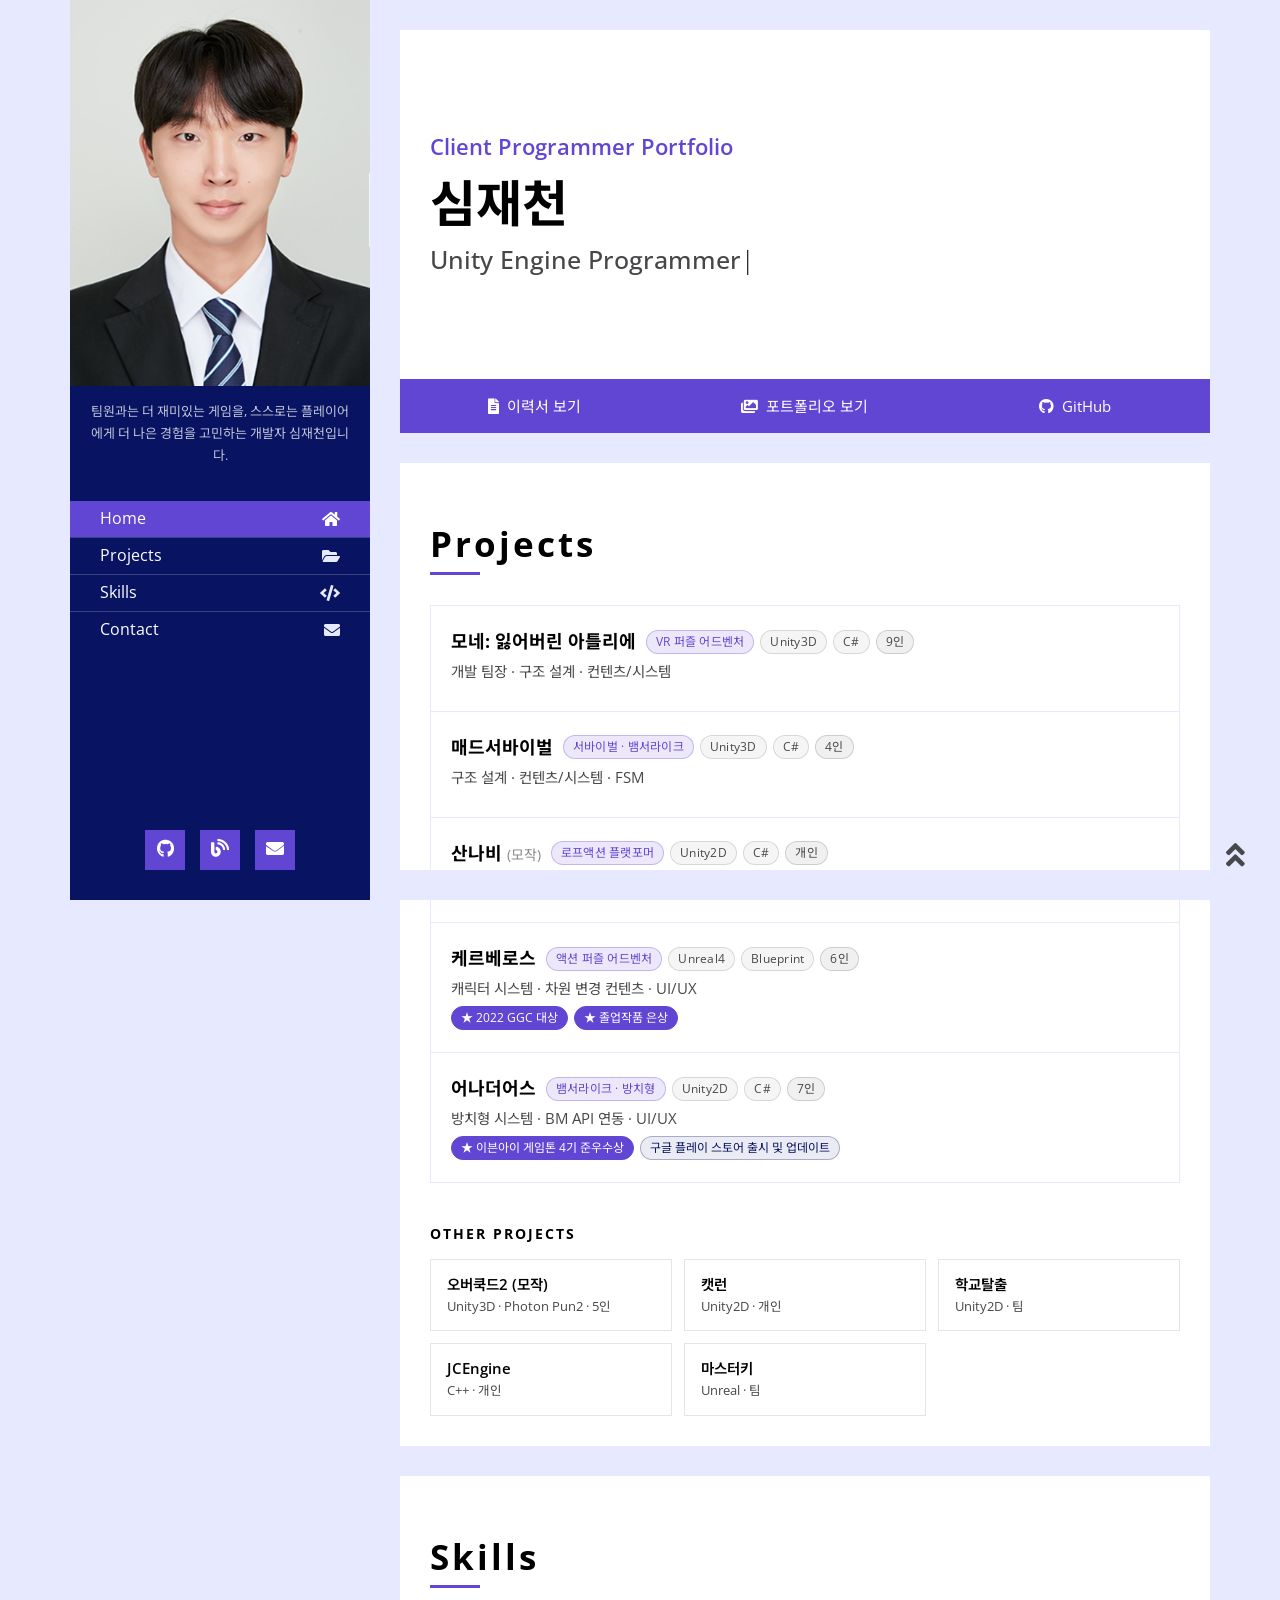
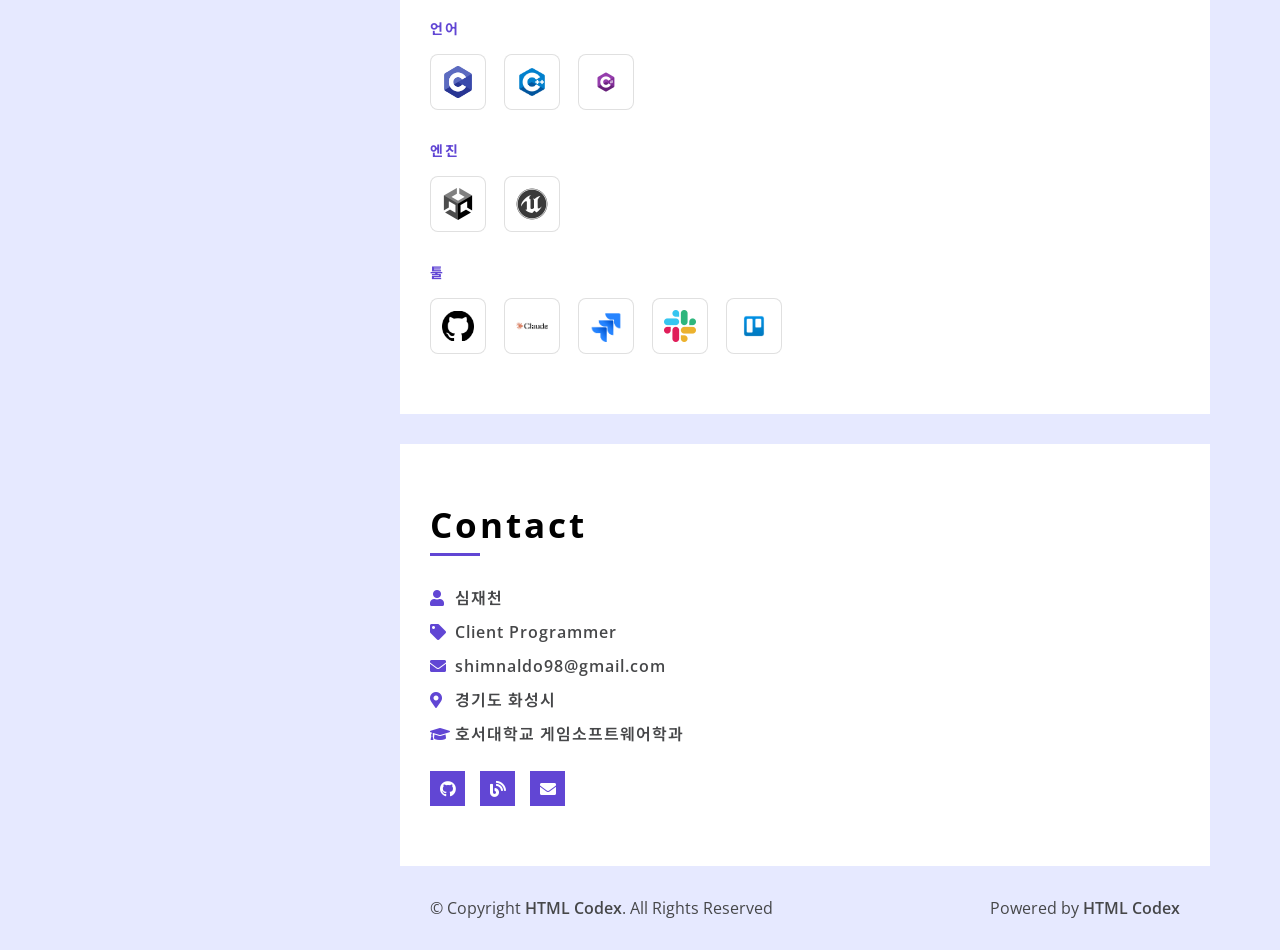
<file: index.html>
<!DOCTYPE html>
<html lang="ko">
    <head>
        <meta charset="utf-8">
        <title>심재천 | Client Programmer</title>
        <meta content="width=device-width, initial-scale=1.0" name="viewport">
        <meta content="심재천, 게임 클라이언트 개발자, Unity, Unreal Engine, 포트폴리오" name="keywords">
        <meta content="게임 클라이언트 개발자 심재천의 포트폴리오 사이트입니다." name="description">

        <link href="https://fonts.googleapis.com/css2?family=Open+Sans:300;400;600;700;800&family=Noto+Sans+KR:wght@400;500;700;900&display=swap" rel="stylesheet">

        <link href="https://stackpath.bootstrapcdn.com/bootstrap/4.4.1/css/bootstrap.min.css" rel="stylesheet">
        <link href="https://cdnjs.cloudflare.com/ajax/libs/font-awesome/5.10.0/css/all.min.css" rel="stylesheet">

        <link href="resume-2-master/css/style.css" rel="stylesheet">
        <link href="assets/custom.css" rel="stylesheet">
    </head>

    <body data-spy="scroll" data-target=".navbar" data-offset="51">
        <div class="wrapper">
            <div class="sidebar">
                <div class="sidebar-header">
                    <img src="assets/icon/profile_sjc.jpg" alt="심재천 프로필 사진">
                    <p class="sidebar-bio">팀원과는 더 재미있는 게임을, 스스로는 플레이어에게 더 나은 경험을 고민하는 개발자 심재천입니다.</p>
                </div>
                <div class="sidebar-content">
                    <nav class="navbar navbar-expand-md bg-dark navbar-dark">
                        <a href="#" class="navbar-brand">Navigation</a>
                        <button type="button" class="navbar-toggler" data-toggle="collapse" data-target="#navbarCollapse">
                            <span class="navbar-toggler-icon"></span>
                        </button>
                        <div class="collapse navbar-collapse" id="navbarCollapse">
                            <ul class="nav navbar-nav">
                                <li class="nav-item">
                                    <a class="nav-link" href="#header">Home<i class="fa fa-home"></i></a>
                                </li>
                                <li class="nav-item">
                                    <a class="nav-link" href="#projects">Projects<i class="fa fa-folder-open"></i></a>
                                </li>
                                <li class="nav-item">
                                    <a class="nav-link" href="#skills">Skills<i class="fa fa-code"></i></a>
                                </li>
                                <li class="nav-item">
                                    <a class="nav-link" href="#contact">Contact<i class="fa fa-envelope"></i></a>
                                </li>
                            </ul>
                        </div>
                    </nav>
                </div>
                <div class="sidebar-footer">
                    <a href="https://github.com/20171193" target="_blank" title="GitHub"><i class="fab fa-github"></i></a>
                    <a href="https://shimnaldo.tistory.com/" target="_blank" title="Blog"><i class="fa fa-blog"></i></a>
                    <a href="mailto:shimnaldo98@gmail.com" title="Email"><i class="fa fa-envelope"></i></a>
                </div>
            </div>
            <div class="content">
                <div class="header" id="header">
                    <div class="content-inner">
                        <p>Client Programmer Portfolio</p>
                        <h1>심재천</h1>
                        <h2></h2>
                        <div class="typed-text">Unity Engine Programmer</div>
                    </div>
                </div>

                <div class="large-btn">
                    <div class="content-inner">
                        <a class="btn" href="https://www.miricanvas.com/ko/v/15brpwv" target="_blank"><i class="fa fa-file-alt"></i>이력서 보기</a>
                        <a class="btn" href="https://www.miricanvas.com/ko/v/1502jne" target="_blank"><i class="fa fa-images"></i>포트폴리오 보기</a>
                        <a class="btn" href="https://github.com/20171193" target="_blank"><i class="fab fa-github"></i>GitHub</a>
                    </div>
                </div>

                <div class="portfolio" id="projects">
                    <div class="content-inner">
                        <div class="content-header">
                            <h2>Projects</h2>
                        </div>

                        <div class="project-list">

                            <a class="project-item" href="monet.html">
                                <div class="project-header">
                                    <span class="project-name">모네: 잃어버린 아틀리에</span>
                                    <div class="project-tags">
                                        <span class="tag tag-genre">VR 퍼즐 어드벤처</span>
                                        <span class="tag tag-tool">Unity3D</span>
                                        <span class="tag tag-tool">C#</span>
                                        <span class="tag tag-team">9인</span>
                                    </div>
                                </div>
                                <div class="project-role">개발 팀장 · 구조 설계 · 컨텐츠/시스템</div>
                            </a>

                            <a class="project-item" href="madsurvival.html">
                                <div class="project-header">
                                    <span class="project-name">매드서바이벌</span>
                                    <div class="project-tags">
                                        <span class="tag tag-genre">서바이벌 · 뱀서라이크</span>
                                        <span class="tag tag-tool">Unity3D</span>
                                        <span class="tag tag-tool">C#</span>
                                        <span class="tag tag-team">4인</span>
                                    </div>
                                </div>
                                <div class="project-role">구조 설계 · 컨텐츠/시스템 · FSM</div>
                            </a>

                            <a class="project-item" href="sannabi.html">
                                <div class="project-header">
                                    <span class="project-name">산나비 <span style="font-size:14px; color:#888; font-weight:400;">(모작)</span></span>
                                    <div class="project-tags">
                                        <span class="tag tag-genre">로프액션 플랫포머</span>
                                        <span class="tag tag-tool">Unity2D</span>
                                        <span class="tag tag-tool">C#</span>
                                        <span class="tag tag-team">개인</span>
                                    </div>
                                </div>
                                <div class="project-role">캐릭터 액션(로프 액션, 스킬) 구현 · 시네마틱 연출 · 몬스터 AI(FSM) 구현</div>
                            </a>

                            <a class="project-item" href="kerberos.html">
                                <div class="project-header">
                                    <span class="project-name">케르베로스</span>
                                    <div class="project-tags">
                                        <span class="tag tag-genre">액션 퍼즐 어드벤처</span>
                                        <span class="tag tag-tool">Unreal4</span>
                                        <span class="tag tag-tool">Blueprint</span>
                                        <span class="tag tag-team">6인</span>
                                    </div>
                                </div>
                                <div class="project-role">캐릭터 시스템 · 차원 변경 컨텐츠 · UI/UX</div>
                                <div class="project-awards">
                                    <span class="award-badge">★ 2022 GGC 대상</span>
                                    <span class="award-badge">★ 졸업작품 은상</span>
                                </div>
                            </a>

                            <div class="project-item">
                                <div class="project-header">
                                    <span class="project-name">어나더어스</span>
                                    <div class="project-tags">
                                        <span class="tag tag-genre">뱀서라이크 · 방치형</span>
                                        <span class="tag tag-tool">Unity2D</span>
                                        <span class="tag tag-tool">C#</span>
                                        <span class="tag tag-team">7인</span>
                                    </div>
                                </div>
                                <div class="project-role">방치형 시스템 · BM API 연동 · UI/UX</div>
                                <div class="project-awards">
                                    <span class="award-badge">★ 이븐아이 게임톤 4기 준우수상</span>
                                    <span class="milestone-badge">구글 플레이 스토어 출시 및 업데이트</span>
                                </div>
                            </div>

                        </div>

                        <div class="other-projects-label">Other Projects</div>
                        <div class="other-projects-grid">
                            <div class="other-project-card">
                                <div class="other-project-title">오버쿡드2 (모작)</div>
                                <div class="other-project-meta">Unity3D · Photon Pun2 · 5인</div>
                            </div>
                            <div class="other-project-card">
                                <div class="other-project-title">캣런</div>
                                <div class="other-project-meta">Unity2D · 개인</div>
                            </div>
                            <div class="other-project-card">
                                <div class="other-project-title">학교탈출</div>
                                <div class="other-project-meta">Unity2D · 팀</div>
                            </div>
                            <div class="other-project-card">
                                <div class="other-project-title">JCEngine</div>
                                <div class="other-project-meta">C++ · 개인</div>
                            </div>
                            <div class="other-project-card">
                                <div class="other-project-title">마스터키</div>
                                <div class="other-project-meta">Unreal · 팀</div>
                            </div>
                        </div>
                    </div>
                </div>

                <div class="service" id="skills">
                    <div class="content-inner">
                        <div class="content-header">
                            <h2>Skills</h2>
                        </div>

                        <div class="skill-category">
                            <div class="skill-category-label">언어</div>
                            <div class="skill-icons-row">
                                <div class="skill-icon-wrap" data-tooltip="중급 : 기초 문법, 포인터, 메모리 관리">
                                    <img src="assets/icon/C.png" alt="C">
                                </div>
                                <div class="skill-icon-wrap" data-tooltip="중급 : STL, 알고리즘">
                                    <img src="assets/icon/CPP.png" alt="C++">
                                </div>
                                <div class="skill-icon-wrap" data-tooltip="중상급 : 디자인 패턴, 자료구조, GC 이해">
                                    <img src="assets/icon/Csharp.png" alt="C#">
                                </div>
                            </div>
                        </div>

                        <div class="skill-category">
                            <div class="skill-category-label">엔진</div>
                            <div class="skill-icons-row">
                                <div class="skill-icon-wrap" data-tooltip="중상급 : 파이프라인 이해, 메모리·렌더링 최적화">
                                    <img src="assets/icon/Unity.png" alt="Unity">
                                </div>
                                <div class="skill-icon-wrap" data-tooltip="초중급 : Blueprint, C++ 기반 게임플레이 개발">
                                    <img src="assets/icon/Unreal.png" alt="Unreal Engine 4">
                                </div>
                            </div>
                        </div>

                        <div class="skill-category">
                            <div class="skill-category-label">툴</div>
                            <div class="skill-icons-row">
                                <div class="skill-icon-wrap" data-tooltip="중상급 : 다수 프로젝트 경험, Pull Request · Merge · Conflict 해결">
                                    <img src="assets/icon/Github.png" alt="Git/Github">
                                </div>
                                <div class="skill-icon-wrap" data-tooltip="중급 : 하네스 엔지니어링(지침 프롬프트, 훅), 서브 에이전트 활용">
                                    <img src="assets/icon/Claude.png" alt="Claude">
                                </div>
                                <div class="skill-icon-wrap" data-tooltip="협업 프로젝트 일정관리 및 QA">
                                    <img src="assets/icon/Jira.png" alt="Jira">
                                </div>
                                <div class="skill-icon-wrap" data-tooltip="협업 프로젝트 일정관리 및 QA">
                                    <img src="assets/icon/Slack.png" alt="Slack">
                                </div>
                                <div class="skill-icon-wrap" data-tooltip="협업 프로젝트 일정관리 및 QA">
                                    <img src="assets/icon/Trello.png" alt="Trello">
                                </div>
                            </div>
                        </div>
                    </div>
                </div>

                <div class="contact" id="contact">
                    <div class="content-inner">
                        <div class="content-header">
                            <h2>Contact</h2>
                        </div>
                        <div class="row align-items-center">
                            <div class="col-md-12">
                                <div class="contact-info">
                                    <p><i class="fa fa-user"></i>심재천</p>
                                    <p><i class="fa fa-tag"></i>Client Programmer</p>
                                    <p><i class="fa fa-envelope"></i><a href="mailto:shimnaldo98@gmail.com">shimnaldo98@gmail.com</a></p>
                                    <p><i class="fa fa-map-marker-alt"></i>경기도 화성시</p>
                                    <p><i class="fa fa-graduation-cap"></i>호서대학교 게임소프트웨어학과</p>
                                    <div class="social">
                                        <a class="btn" href="https://github.com/20171193" target="_blank" title="GitHub"><i class="fab fa-github"></i></a>
                                        <a class="btn" href="https://shimnaldo.tistory.com/" target="_blank" title="Blog"><i class="fa fa-blog"></i></a>
                                        <a class="btn" href="mailto:shimnaldo98@gmail.com" title="Email"><i class="fa fa-envelope"></i></a>
                                    </div>
                                </div>
                            </div>
                        </div>
                    </div>
                </div>

                <div class="footer">
                    <div class="content-inner">
                        <div class="row align-items-center">
                            <div class="col-md-6">
                                <p>&copy; Copyright <a href="https://htmlcodex.com">HTML Codex</a>. All Rights Reserved</p>
                            </div>
                            <div class="col-md-6">
                                <p>Powered by <a href="https://htmlcodex.com">HTML Codex</a></p>
                            </div>
                        </div>
                    </div>
                </div>
            </div>
        </div>

        <a href="#" class="back-to-top"><i class="fa fa-angle-double-up"></i></a>

        <script src="https://code.jquery.com/jquery-3.4.1.min.js"></script>
        <script src="https://stackpath.bootstrapcdn.com/bootstrap/4.4.1/js/bootstrap.bundle.min.js"></script>
        <script src="resume-2-master/lib/easing/easing.min.js"></script>
        <script src="resume-2-master/lib/typed/typed.min.js"></script>

        <script src="resume-2-master/js/main.js"></script>
    </body>
</html>
</file>
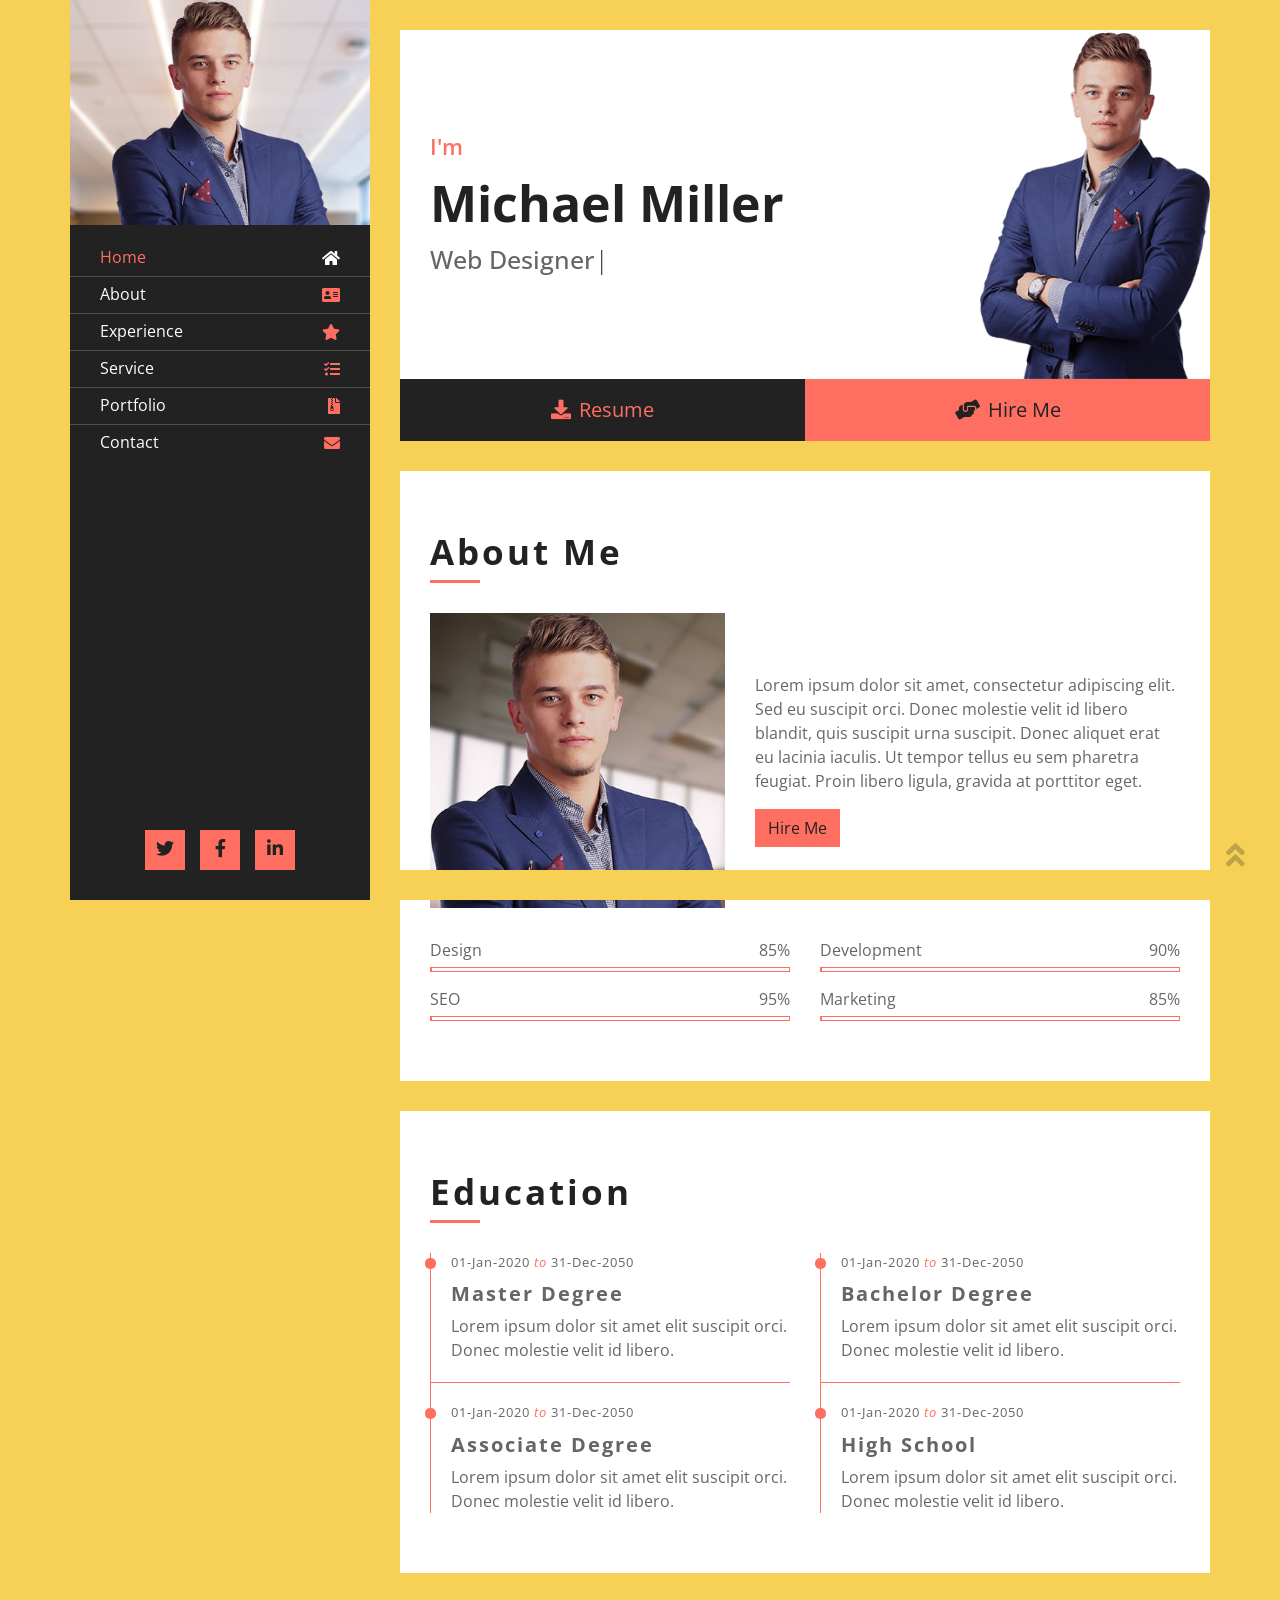
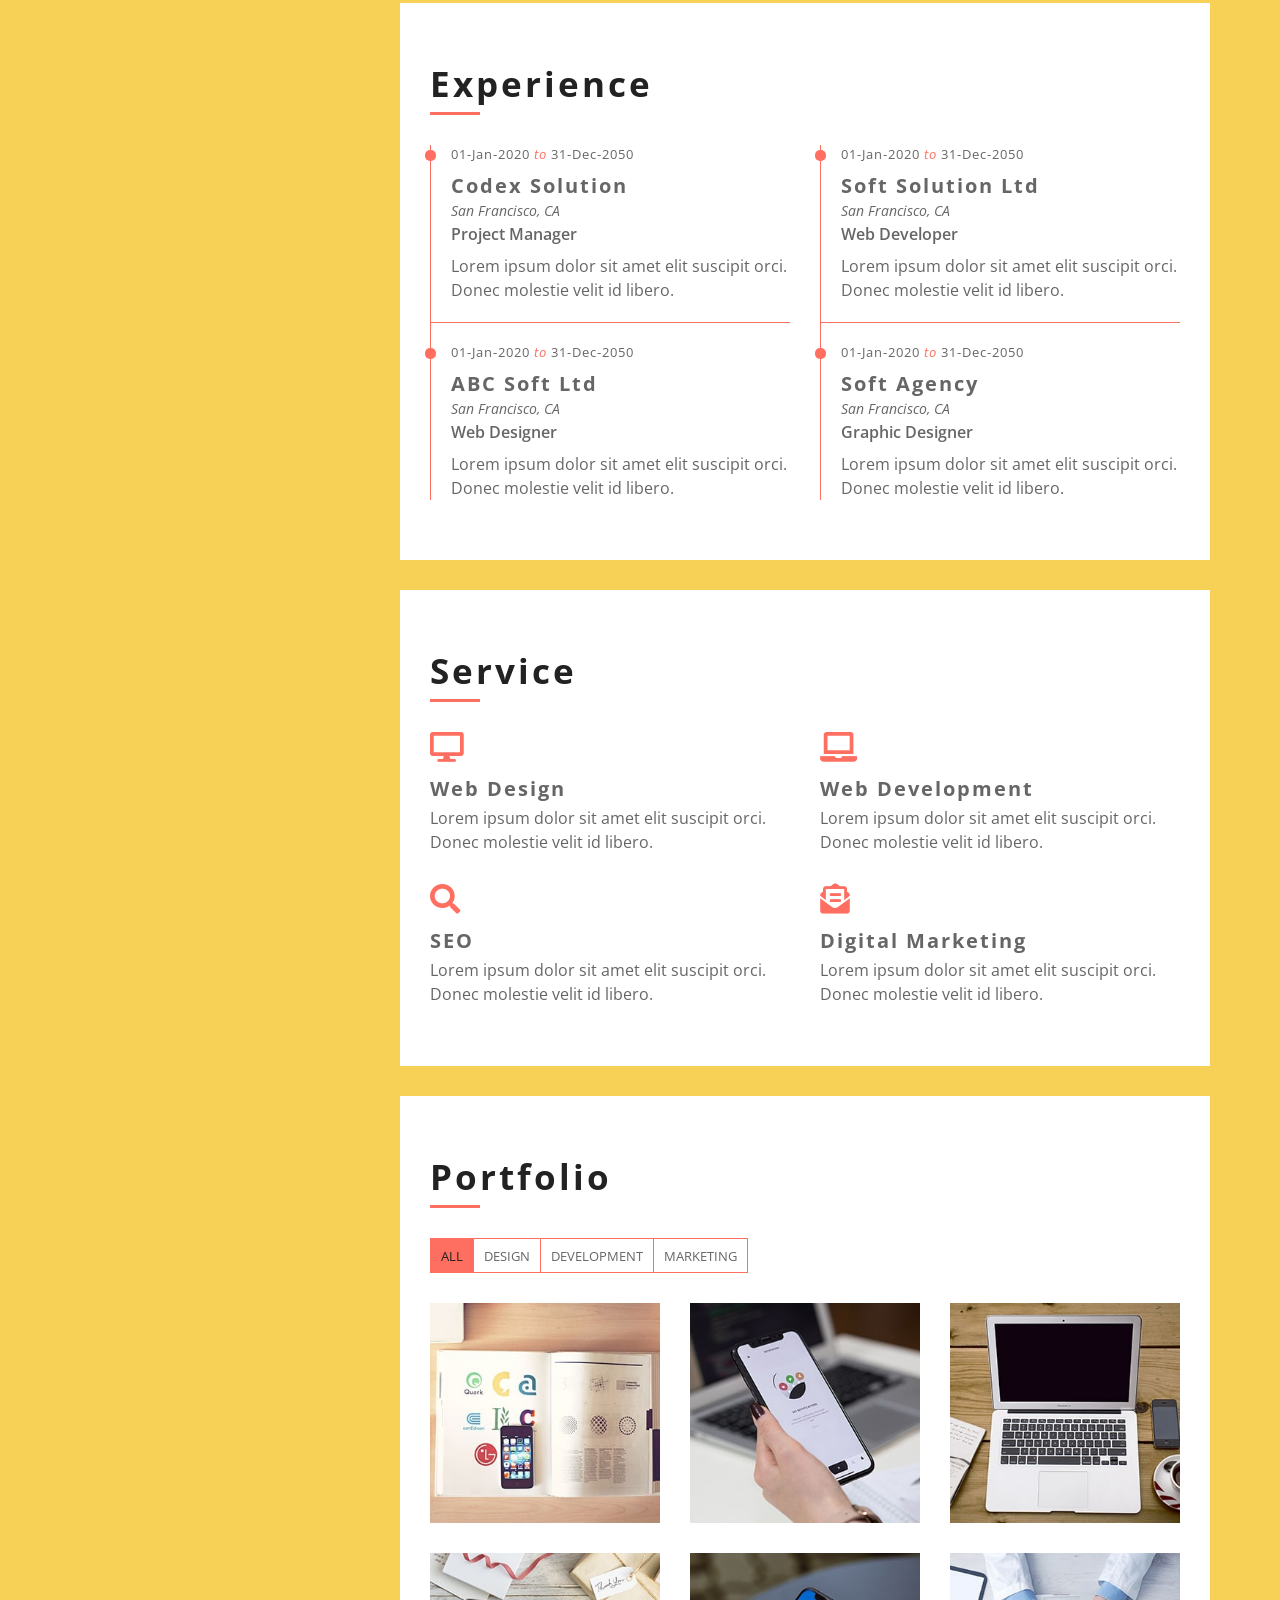
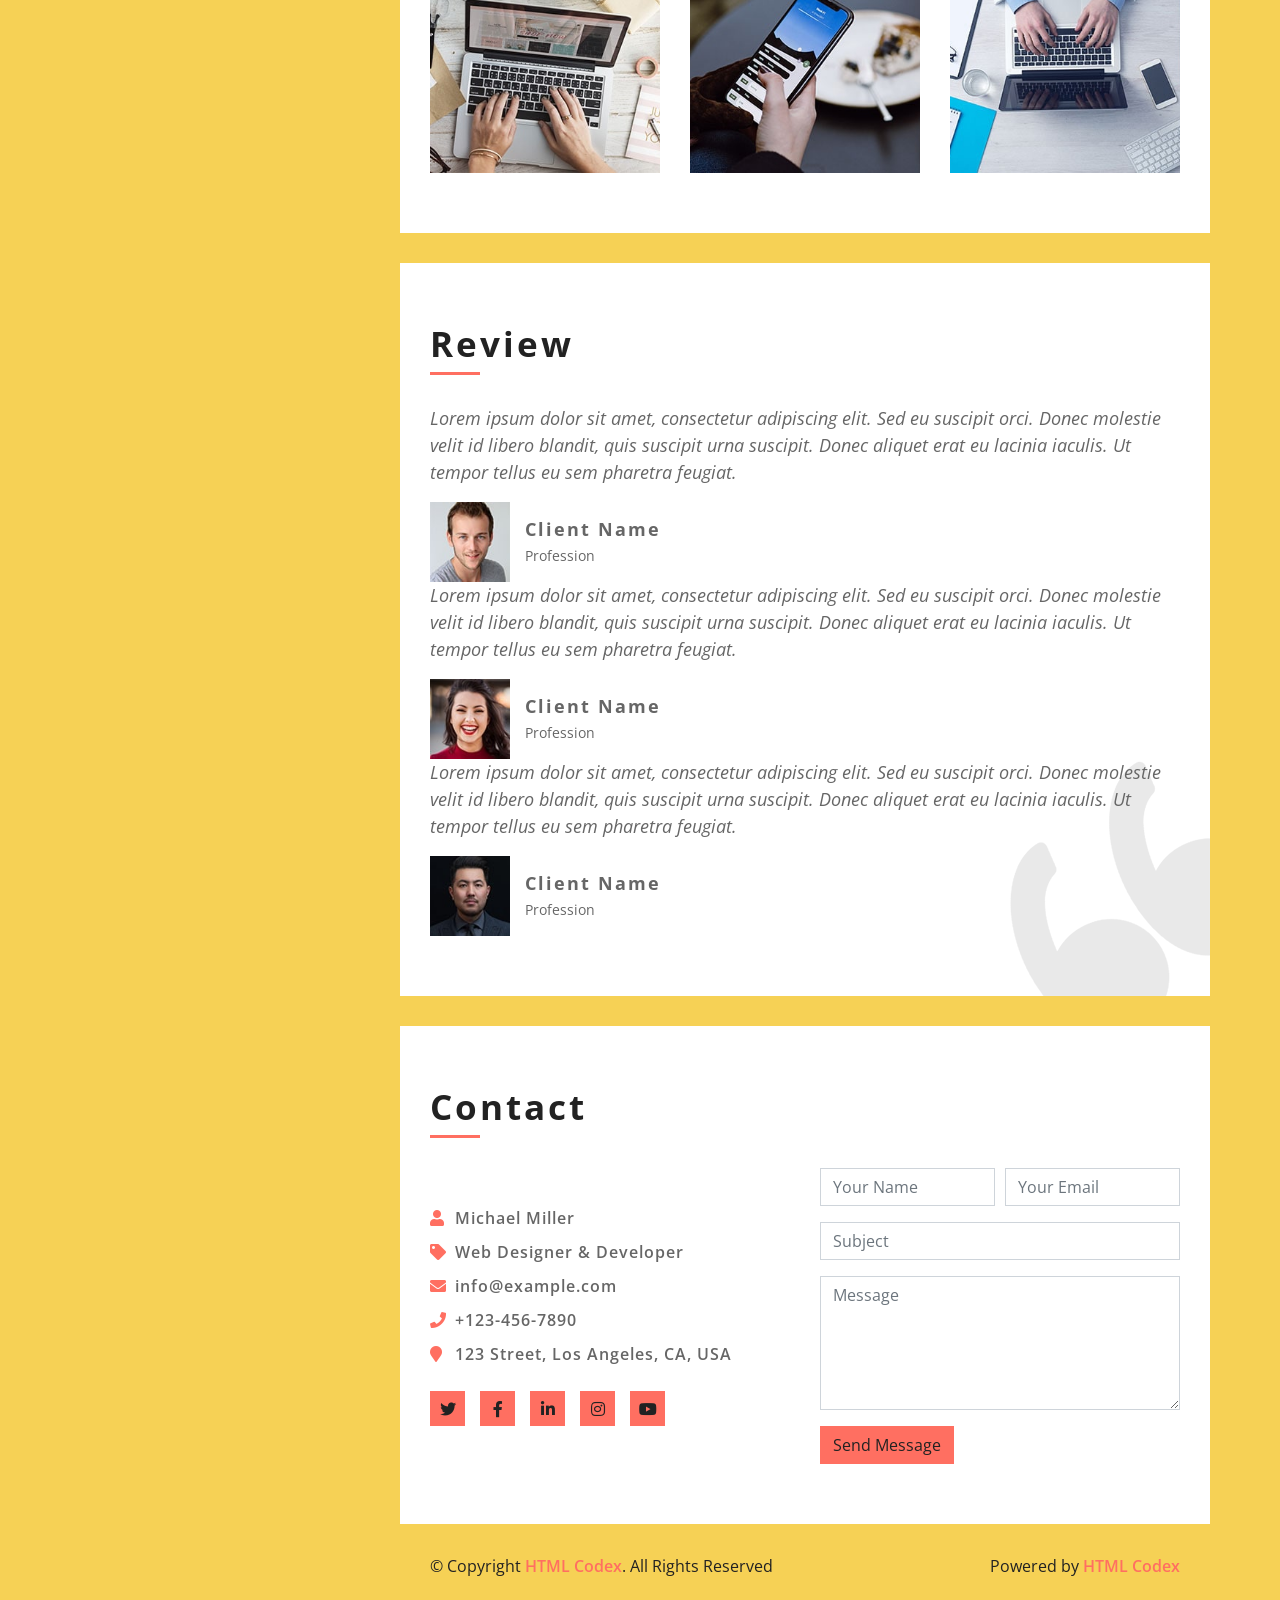
<file: resume-2-master/index.html>
<!DOCTYPE html>
<html lang="en">
    <head>
        <meta charset="utf-8">
        <title>Resume Website Template Free Download</title>
        <meta content="width=device-width, initial-scale=1.0" name="viewport">
        <meta content="Resume Website Template Free Download" name="keywords">
        <meta content="Resume Website Template Free Download" name="description">

        <!-- Favicon -->
        <link href="img/favicon.ico" rel="icon">

        <!-- Google Fonts -->
        <link href="https://fonts.googleapis.com/css2?family=Open+Sans:300;400;600;700;800&display=swap" rel="stylesheet">

        <!-- CSS Libraries -->
        <link href="https://stackpath.bootstrapcdn.com/bootstrap/4.4.1/css/bootstrap.min.css" rel="stylesheet">
        <link href="https://cdnjs.cloudflare.com/ajax/libs/font-awesome/5.10.0/css/all.min.css" rel="stylesheet">
        <link href="lib/slick/slick.css" rel="stylesheet">
        <link href="lib/slick/slick-theme.css" rel="stylesheet">
        <link href="lib/lightbox/css/lightbox.min.css" rel="stylesheet">

        <!-- Template Stylesheet -->
        <link href="css/style.css" rel="stylesheet">
    </head>

    <body data-spy="scroll" data-target=".navbar" data-offset="51">
        <div class="wrapper">
            <div class="sidebar">
                <div class="sidebar-header">
                    <img src="img/profile.jpg" alt="Image">
                </div>
                <div class="sidebar-content">
                    <nav class="navbar navbar-expand-md bg-dark navbar-dark">
                        <a href="#" class="navbar-brand">Navigation</a>
                        <button type="button" class="navbar-toggler" data-toggle="collapse" data-target="#navbarCollapse">
                            <span class="navbar-toggler-icon"></span>
                        </button>
                        <div class="collapse navbar-collapse" id="navbarCollapse">
                            <ul class="nav navbar-nav">
                                <li class="nav-item">
                                    <a class="nav-link" href="#header">Home<i class="fa fa-home"></i></a>
                                </li>
                                <li class="nav-item">
                                    <a class="nav-link" href="#about">About<i class="fa fa-address-card"></i></a>
                                </li>
                                <li class="nav-item">
                                    <a class="nav-link" href="#experience">Experience<i class="fa fa-star"></i></a>
                                </li>
                                <li class="nav-item">
                                    <a class="nav-link" href="#service">Service<i class="fa fa-tasks"></i></a>
                                </li>
                                <li class="nav-item">
                                    <a class="nav-link" href="#portfolio">Portfolio<i class="fa fa-file-archive"></i></a>
                                </li>
                                <li class="nav-item">
                                    <a class="nav-link" href="#contact">Contact<i class="fa fa-envelope"></i></a>
                                </li>
                            </ul>
                        </div>
                    </nav>
                </div>
                <div class="sidebar-footer">
                    <a href="#"><i class="fab fa-twitter"></i></a>
                    <a href="#"><i class="fab fa-facebook-f"></i></a>
                    <a href="#"><i class="fab fa-linkedin-in"></i></a>
                </div>
            </div>
            <div class="content">
                <!-- Header Start -->
                <div class="header" id="header">
                    <div class="content-inner">
                        <p>I'm</p>
                        <h1>Michael Miller</h1>
                        <h2></h2>
                        <div class="typed-text">Web Designer, Web Developer, Front End Developer, Apps Developer, Graphic Designer</div>
                    </div>
                </div>
                <!-- Header End -->
                
                <!-- Large Button Start -->
                <div class="large-btn">
                    <div class="content-inner">
                        <a class="btn" href="#"><i class="fa fa-download"></i>Resume</a>
                        <a class="btn" href="#"><i class="fa fa-hands-helping"></i>Hire Me</a>
                    </div>
                </div>
                <!-- Large Button End -->
                
                <!-- About Start -->
                <div class="about" id="about">
                    <div class="content-inner">
                        <div class="content-header">
                            <h2>About Me</h2>
                        </div>
                        <div class="row align-items-center">
                            <div class="col-md-6 col-lg-5">
                                <img src="img/about.jpg" alt="Image">
                            </div>
                            <div class="col-md-6 col-lg-7">
                                <p>
                                    Lorem ipsum dolor sit amet, consectetur adipiscing elit. Sed eu suscipit orci. Donec molestie velit id libero blandit, quis suscipit urna suscipit. Donec aliquet erat eu lacinia iaculis. Ut tempor tellus eu sem pharetra feugiat. Proin libero ligula, gravida at porttitor eget.
                                </p>
                                <a class="btn" href="#">Hire Me</a>
                            </div>
                        </div>
                        <div class="row">
                            <div class="col-md-6">
                                <div class="skills">
                                    <div class="skill-name">
                                        <p>Design</p><p>85%</p>
                                    </div>
                                    <div class="progress">
                                        <div class="progress-bar" role="progressbar" aria-valuenow="85" aria-valuemin="0" aria-valuemax="100"></div>
                                    </div>
                                    <div class="skill-name">
                                        <p>SEO</p><p>95%</p>
                                    </div>
                                    <div class="progress">
                                        <div class="progress-bar" role="progressbar" aria-valuenow="95" aria-valuemin="0" aria-valuemax="100"></div>
                                    </div>
                                </div>
                            </div>
                            <div class="col-md-6">
                                <div class="skills">
                                    <div class="skill-name">
                                        <p>Development</p><p>90%</p>
                                    </div>
                                    <div class="progress">
                                        <div class="progress-bar" role="progressbar" aria-valuenow="90" aria-valuemin="0" aria-valuemax="100"></div>
                                    </div>
                                    <div class="skill-name">
                                        <p>Marketing</p><p>85%</p>
                                    </div>
                                    <div class="progress">
                                        <div class="progress-bar" role="progressbar" aria-valuenow="85" aria-valuemin="0" aria-valuemax="100"></div>
                                    </div>
                                </div>
                            </div>
                        </div>
                    </div>
                </div>
                <!-- About End -->
                
                <!-- Education Start -->
                <div class="education" id="education">
                    <div class="content-inner">
                        <div class="content-header">
                            <h2>Education</h2>
                        </div>
                        <div class="row align-items-center">
                            <div class="col-md-6">
                                <div class="edu-col">
                                    <span>01-Jan-2020 <i>to</i> 31-Dec-2050</span>
                                    <h3>Master Degree</h3>
                                    <p>Lorem ipsum dolor sit amet elit suscipit orci. Donec molestie velit id libero.</p>
                                </div>
                            </div>
                            <div class="col-md-6">
                                <div class="edu-col">
                                    <span>01-Jan-2020 <i>to</i> 31-Dec-2050</span>
                                    <h3>Bachelor Degree</h3>
                                    <p>Lorem ipsum dolor sit amet elit suscipit orci. Donec molestie velit id libero.</p>
                                </div>
                            </div>
                            <div class="col-md-6">
                                <div class="edu-col">
                                    <span>01-Jan-2020 <i>to</i> 31-Dec-2050</span>
                                    <h3>Associate Degree</h3>
                                    <p>Lorem ipsum dolor sit amet elit suscipit orci. Donec molestie velit id libero.</p>
                                </div>
                            </div>
                            <div class="col-md-6">
                                <div class="edu-col">
                                    <span>01-Jan-2020 <i>to</i> 31-Dec-2050</span>
                                    <h3>High School</h3>
                                    <p>Lorem ipsum dolor sit amet elit suscipit orci. Donec molestie velit id libero.</p>
                                </div>
                            </div>
                        </div>
                    </div>
                </div>
                <!-- Education Start -->
                
                <!-- Experience Start -->
                <div class="experience" id="experience">
                    <div class="content-inner">
                        <div class="content-header">
                            <h2>Experience</h2>
                        </div>
                        <div class="row align-items-center">
                            <div class="col-md-6">
                                <div class="exp-col">
                                    <span>01-Jan-2020 <i>to</i> 31-Dec-2050</span>
                                    <h3>Codex Solution</h3>
                                    <h4>San Francisco, CA</h4>
                                    <h5>Project Manager</h5>
                                    <p>Lorem ipsum dolor sit amet elit suscipit orci. Donec molestie velit id libero.</p>
                                </div>
                            </div>
                            <div class="col-md-6">
                                <div class="exp-col">
                                    <span>01-Jan-2020 <i>to</i> 31-Dec-2050</span>
                                    <h3>Soft Solution Ltd</h3>
                                    <h4>San Francisco, CA</h4>
                                    <h5>Web Developer</h5>
                                    <p>Lorem ipsum dolor sit amet elit suscipit orci. Donec molestie velit id libero.</p>
                                </div>
                            </div>
                            <div class="col-md-6">
                                <div class="exp-col">
                                    <span>01-Jan-2020 <i>to</i> 31-Dec-2050</span>
                                    <h3>ABC Soft Ltd</h3>
                                    <h4>San Francisco, CA</h4>
                                    <h5>Web Designer</h5>
                                    <p>Lorem ipsum dolor sit amet elit suscipit orci. Donec molestie velit id libero.</p>
                                </div>
                            </div>
                            <div class="col-md-6">
                                <div class="exp-col">
                                    <span>01-Jan-2020 <i>to</i> 31-Dec-2050</span>
                                    <h3>Soft Agency</h3>
                                    <h4>San Francisco, CA</h4>
                                    <h5>Graphic Designer</h5>
                                    <p>Lorem ipsum dolor sit amet elit suscipit orci. Donec molestie velit id libero.</p>
                                </div>
                            </div>
                        </div>
                    </div>
                </div>
                <!-- Experience Start -->
                
                <!-- Service Start -->
                <div class="service" id="service">
                    <div class="content-inner">
                        <div class="content-header">
                            <h2>Service</h2>
                        </div>
                        <div class="row align-items-center">
                            <div class="col-md-6">
                                <div class="srv-col">
                                    <i class="fa fa-desktop"></i>
                                    <h3>Web Design</h3>
                                    <p>Lorem ipsum dolor sit amet elit suscipit orci. Donec molestie velit id libero.</p>
                                </div>
                            </div>
                            <div class="col-md-6">
                                <div class="srv-col">
                                    <i class="fa fa-laptop"></i>
                                    <h3>Web Development</h3>
                                    <p>Lorem ipsum dolor sit amet elit suscipit orci. Donec molestie velit id libero.</p>
                                </div>
                            </div>
                            <div class="col-md-6">
                                <div class="srv-col">
                                    <i class="fa fa-search"></i>
                                    <h3>SEO</h3>
                                    <p>Lorem ipsum dolor sit amet elit suscipit orci. Donec molestie velit id libero.</p>
                                </div>
                            </div>
                            <div class="col-md-6">
                                <div class="srv-col">
                                    <i class="fa fa-envelope-open-text"></i>
                                    <h3>Digital Marketing</h3>
                                    <p>Lorem ipsum dolor sit amet elit suscipit orci. Donec molestie velit id libero.</p>
                                </div>
                            </div>
                        </div>
                    </div>
                </div>
                <!-- Service Start -->
                
                <!-- Portfolio Start -->
                <div class="portfolio" id="portfolio">
                    <div class="content-inner">
                        <div class="content-header">
                            <h2>Portfolio</h2>
                        </div>
                        <div class="row">
                            <div class="col-lg-12">
                                <ul id="portfolio-flters">
                                    <li data-filter="*" class="filter-active">All</li>
                                    <li data-filter=".web-des">Design</li>
                                    <li data-filter=".web-dev">Development</li>
                                    <li data-filter=".dig-mar">Marketing</li>
                                </ul>
                            </div>
                        </div>
                        <div class="row portfolio-container">
                            <div class="col-lg-4 col-md-6 portfolio-item web-des">
                                <div class="portfolio-wrap">
                                    <figure>
                                        <img src="img/portfolio-1.jpg" class="img-fluid" alt="">
                                        <a href="img/portfolio-1.jpg" data-lightbox="portfolio" data-title="Project Name" class="link-preview" title="Preview"><i class="fa fa-eye"></i></a>
                                        <a href="#" class="link-details" title="More Details"><i class="fa fa-link"></i></a>
                                        <a class="portfolio-title" href="#">Project Name <span>Web Design</span></a>
                                    </figure>
                                </div>
                            </div>

                            <div class="col-lg-4 col-md-6 portfolio-item web-des">
                                <div class="portfolio-wrap">
                                    <figure>
                                        <img src="img/portfolio-2.jpg" class="img-fluid" alt="">
                                        <a href="img/portfolio-2.jpg" class="link-preview" data-lightbox="portfolio" data-title="Project Name" title="Preview"><i class="fa fa-eye"></i></a>
                                        <a href="#" class="link-details" title="More Details"><i class="fa fa-link"></i></a>
                                        <a class="portfolio-title" href="#">Project Name <span>Web Design</span></a>
                                    </figure>
                                </div>
                            </div>

                            <div class="col-lg-4 col-md-6 portfolio-item web-dev">
                                <div class="portfolio-wrap">
                                    <figure>
                                        <img src="img/portfolio-3.jpg" class="img-fluid" alt="">
                                        <a href="img/portfolio-3.jpg" class="link-preview" data-lightbox="portfolio" data-title="Project Name" title="Preview"><i class="fa fa-eye"></i></a>
                                        <a href="#" class="link-details" title="More Details"><i class="fa fa-link"></i></a>
                                        <a class="portfolio-title" href="#">Project Name <span>Web Development</span></a>
                                    </figure>
                                </div>
                            </div>

                            <div class="col-lg-4 col-md-6 portfolio-item web-dev">
                                <div class="portfolio-wrap">
                                    <figure>
                                        <img src="img/portfolio-4.jpg" class="img-fluid" alt="">
                                        <a href="img/portfolio-4.jpg" class="link-preview" data-lightbox="portfolio" data-title="Project Name" title="Preview"><i class="fa fa-eye"></i></a>
                                        <a href="#" class="link-details" title="More Details"><i class="fa fa-link"></i></a>
                                        <a class="portfolio-title" href="#">Project Name <span>Web Development</span></a>
                                    </figure>
                                </div>
                            </div>

                            <div class="col-lg-4 col-md-6 portfolio-item dig-mar">
                                <div class="portfolio-wrap">
                                    <figure>
                                        <img src="img/portfolio-5.jpg" class="img-fluid" alt="">
                                        <a href="img/portfolio-5.jpg" class="link-preview" data-lightbox="portfolio" data-title="Project Name" title="Preview"><i class="fa fa-eye"></i></a>
                                        <a href="#" class="link-details" title="More Details"><i class="fa fa-link"></i></a>
                                        <a class="portfolio-title" href="#">Project Name <span>Digital Marketing</span></a>
                                    </figure>
                                </div>
                            </div>

                            <div class="col-lg-4 col-md-6 portfolio-item dig-mar">
                                <div class="portfolio-wrap">
                                    <figure>
                                        <img src="img/portfolio-6.jpg" class="img-fluid" alt="">
                                        <a href="img/portfolio-6.jpg" class="link-preview" data-lightbox="portfolio" data-title="Project Name" title="Preview"><i class="fa fa-eye"></i></a>
                                        <a href="#" class="link-details" title="More Details"><i class="fa fa-link"></i></a>
                                        <a class="portfolio-title" href="#">Project Name <span>Digital Marketing</span></a>
                                    </figure>
                                </div>
                            </div>
                        </div>
                    </div>
                </div>
                <!-- Portfolio Start -->
                
                <!-- Review Start -->
                <div class="review" id="review">
                    <div class="content-inner">
                        <div class="content-header">
                            <h2>Review</h2>
                        </div>
                        <div class="row align-items-center review-slider">
                            <div class="col-md-12">
                                <div class="review-slider-item">
                                    <div class="review-text">
                                        <p>
                                            Lorem ipsum dolor sit amet, consectetur adipiscing elit. Sed eu suscipit orci. Donec molestie velit id libero blandit, quis suscipit urna suscipit. Donec aliquet erat eu lacinia iaculis. Ut tempor tellus eu sem pharetra feugiat.
                                        </p>
                                    </div>
                                    <div class="review-img">
                                        <img src="img/review-1.jpg" alt="Image">
                                        <div class="review-name">
                                            <h3>Client Name</h3>
                                            <p>Profession</p>
                                        </div>
                                    </div>
                                </div>
                            </div>
                            <div class="col-md-12">
                                <div class="review-slider-item">
                                    <div class="review-text">
                                        <p>
                                            Lorem ipsum dolor sit amet, consectetur adipiscing elit. Sed eu suscipit orci. Donec molestie velit id libero blandit, quis suscipit urna suscipit. Donec aliquet erat eu lacinia iaculis. Ut tempor tellus eu sem pharetra feugiat.
                                        </p>
                                    </div>
                                    <div class="review-img">
                                        <img src="img/review-2.jpg" alt="Image">
                                        <div class="review-name">
                                            <h3>Client Name</h3>
                                            <p>Profession</p>
                                        </div>
                                    </div>
                                </div>
                            </div>
                            <div class="col-md-12">
                                <div class="review-slider-item">
                                    <div class="review-text">
                                        <p>
                                            Lorem ipsum dolor sit amet, consectetur adipiscing elit. Sed eu suscipit orci. Donec molestie velit id libero blandit, quis suscipit urna suscipit. Donec aliquet erat eu lacinia iaculis. Ut tempor tellus eu sem pharetra feugiat.
                                        </p>
                                    </div>
                                    <div class="review-img">
                                        <img src="img/review-3.jpg" alt="Image">
                                        <div class="review-name">
                                            <h3>Client Name</h3>
                                            <p>Profession</p>
                                        </div>
                                    </div>
                                </div>
                            </div>
                        </div>
                    </div>
                </div>
                <!-- Review End -->
                
                <!-- Contact Start -->
                <div class="contact" id="contact">
                    <div class="content-inner">
                        <div class="content-header">
                            <h2>Contact</h2>
                        </div>
                        <div class="row align-items-center">
                            <div class="col-md-6">
                                <div class="contact-info">
                                    <p><i class="fa fa-user"></i>Michael Miller</p>
                                    <p><i class="fa fa-tag"></i>Web Designer & Developer</p>
                                    <p><i class="fa fa-envelope"></i><a href="mailto:info@example.com">info@example.com</a></p>
                                    <p><i class="fa fa-phone"></i><a href="tel:+1234567890">+123-456-7890</a></p>
                                    <p><i class="fa fa-map-marker"></i>123 Street, Los Angeles, CA, USA</p>
                                    <div class="social">
                                        <a class="btn" href=""><i class="fab fa-twitter"></i></a>
                                        <a class="btn" href=""><i class="fab fa-facebook-f"></i></a>
                                        <a class="btn" href=""><i class="fab fa-linkedin-in"></i></a>
                                        <a class="btn" href=""><i class="fab fa-instagram"></i></a>
                                        <a class="btn" href=""><i class="fab fa-youtube"></i></a>
                                    </div>
                                </div>
                            </div>
                            <div class="col-md-6">
                                <div class="form">
                                    <form>
                                        <div class="form-row">
                                            <div class="form-group col-md-6">
                                                <input type="text" class="form-control" placeholder="Your Name" />
                                            </div>
                                            <div class="form-group col-md-6">
                                                <input type="email" class="form-control" placeholder="Your Email" />
                                            </div>
                                        </div>
                                        <div class="form-group">
                                            <input type="text" class="form-control" placeholder="Subject" />
                                        </div>
                                        <div class="form-group">
                                            <textarea class="form-control" rows="5" placeholder="Message"></textarea>
                                        </div>
                                        <div><button class="btn" type="submit">Send Message</button></div>
                                    </form>
                                </div>
                            </div>
                        </div>
                    </div>
                </div>
                <!-- Contact End -->
                
                <!-- Footer Start -->
                <div class="footer">
                    <div class="content-inner">
                        <div class="row align-items-center">
                            <div class="col-md-6">
                                <p>&copy; Copyright <a href="https://htmlcodex.com">HTML Codex</a>. All Rights Reserved</p>
                            </div>
                            <div class="col-md-6">
                                <p>Powered by <a href="https://htmlcodex.com">HTML Codex</a></p>
                            </div>
                        </div>
                    </div>
                </div>
                <!-- Footer Start -->
            </div>
        </div>
        
        <!-- Back to Top -->
        <a href="#" class="back-to-top"><i class="fa fa-angle-double-up"></i></a>
        
        <!-- JavaScript Libraries -->
        <script src="https://code.jquery.com/jquery-3.4.1.min.js"></script>
        <script src="https://stackpath.bootstrapcdn.com/bootstrap/4.4.1/js/bootstrap.bundle.min.js"></script>
        <script src="lib/easing/easing.min.js"></script>
        <script src="lib/slick/slick.min.js"></script>
        <script src="lib/typed/typed.min.js"></script>
        <script src="lib/waypoints/waypoints.min.js"></script>
        <script src="lib/isotope/isotope.pkgd.min.js"></script>
        <script src="lib/lightbox/js/lightbox.min.js"></script>
        
        <!-- Template Javascript -->
        <script src="js/main.js"></script>
    </body>
</html>
</file>
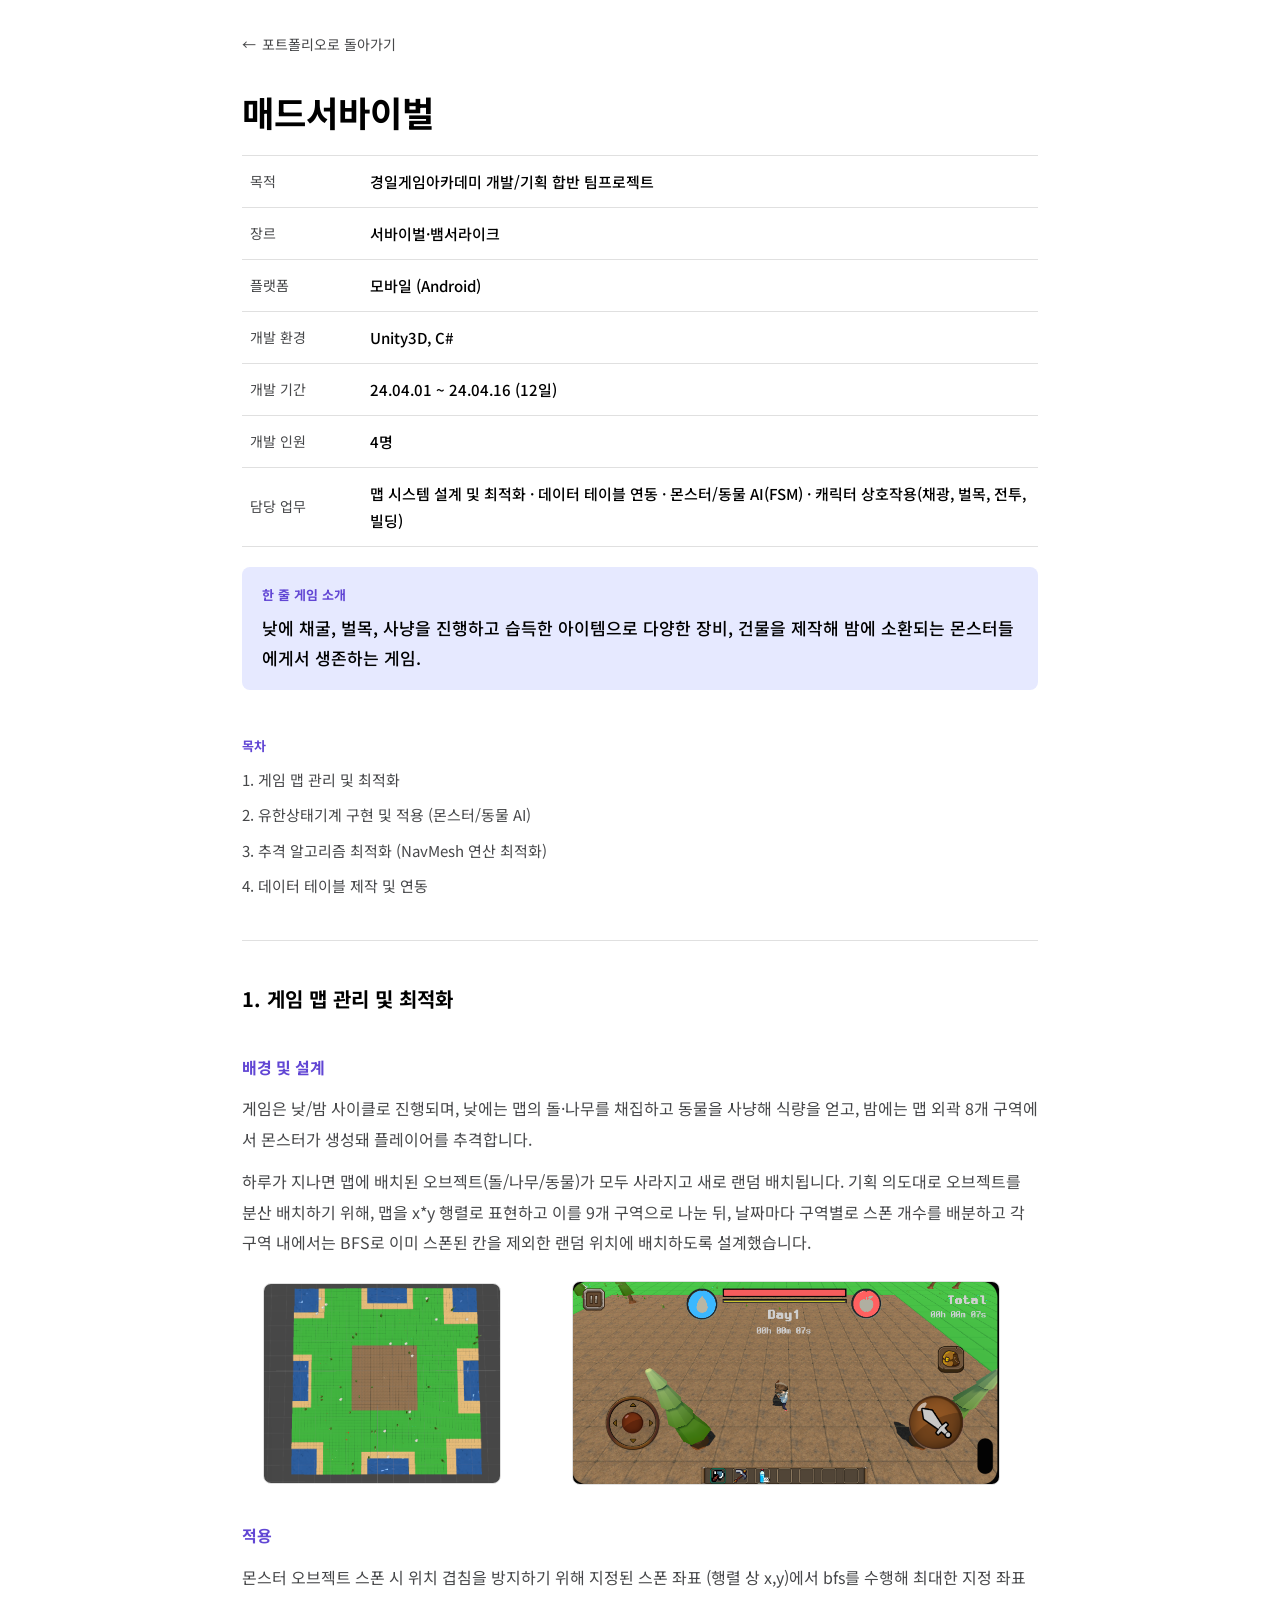
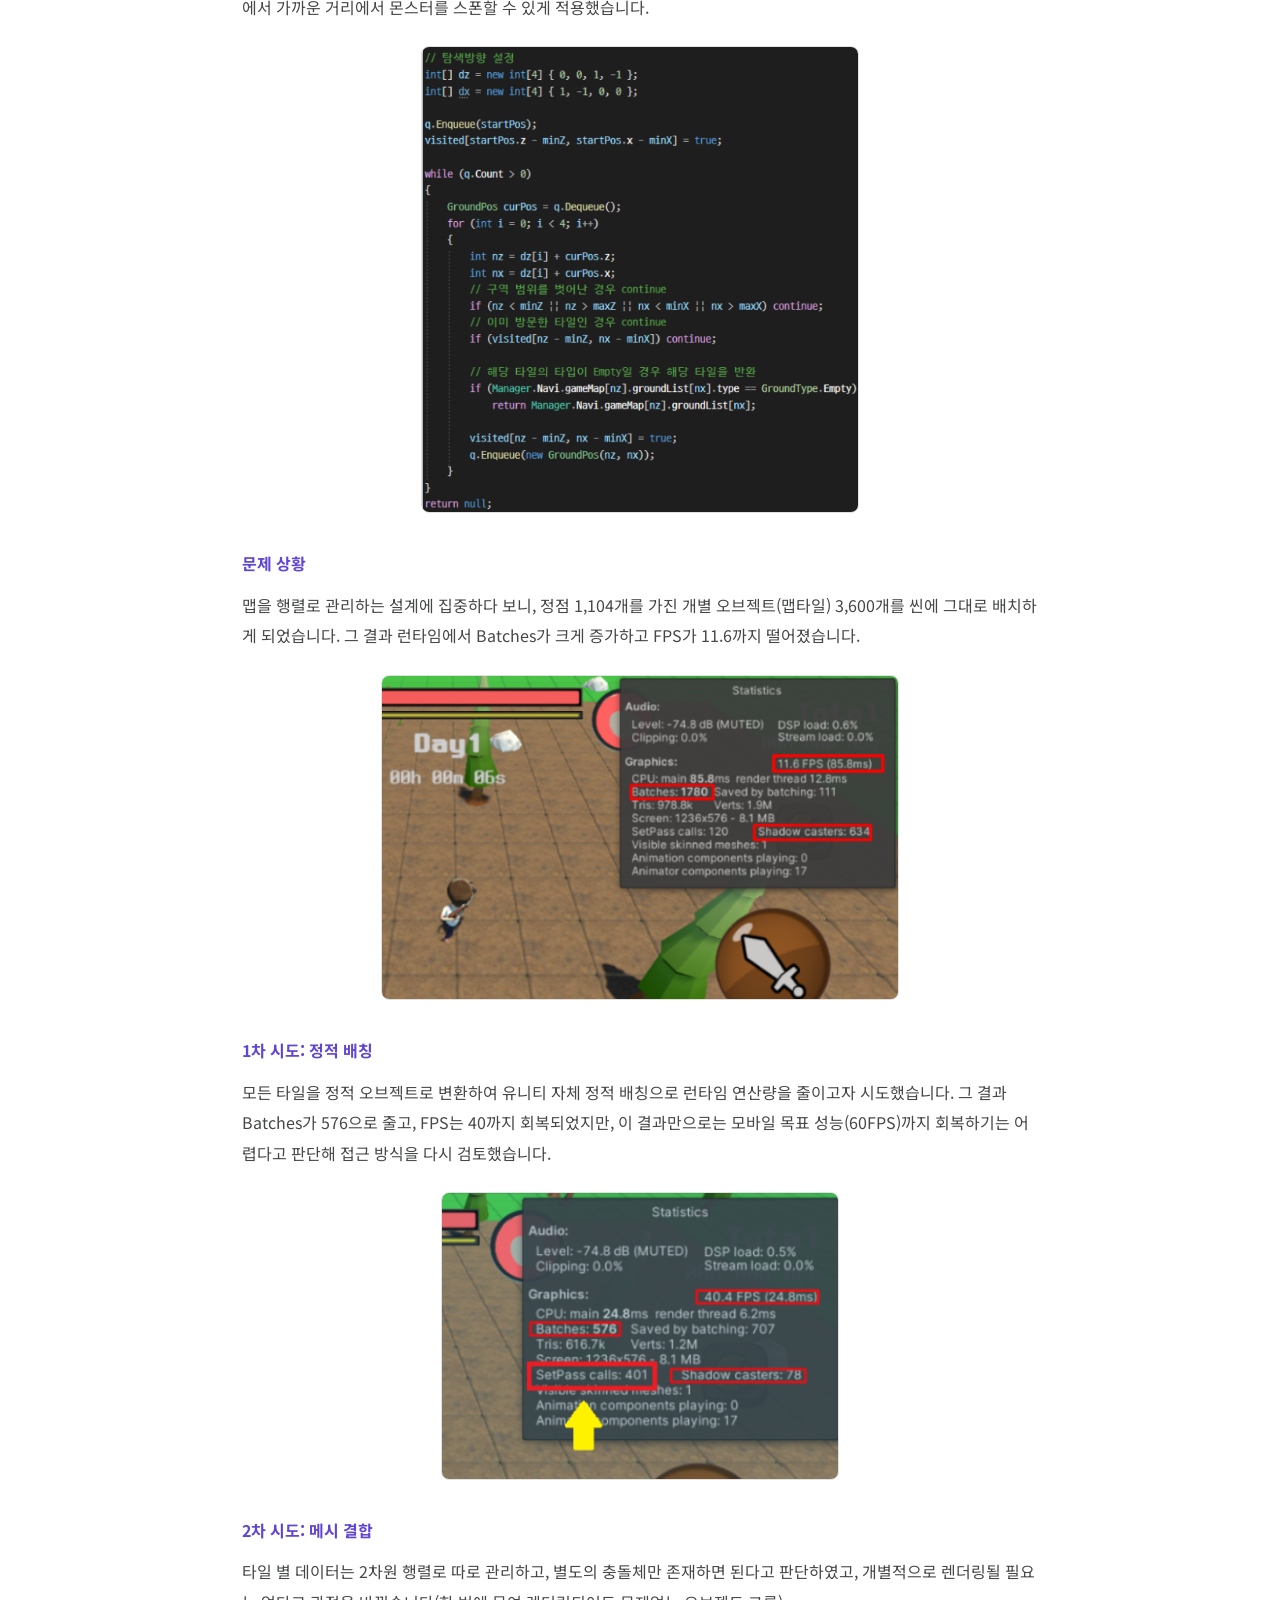
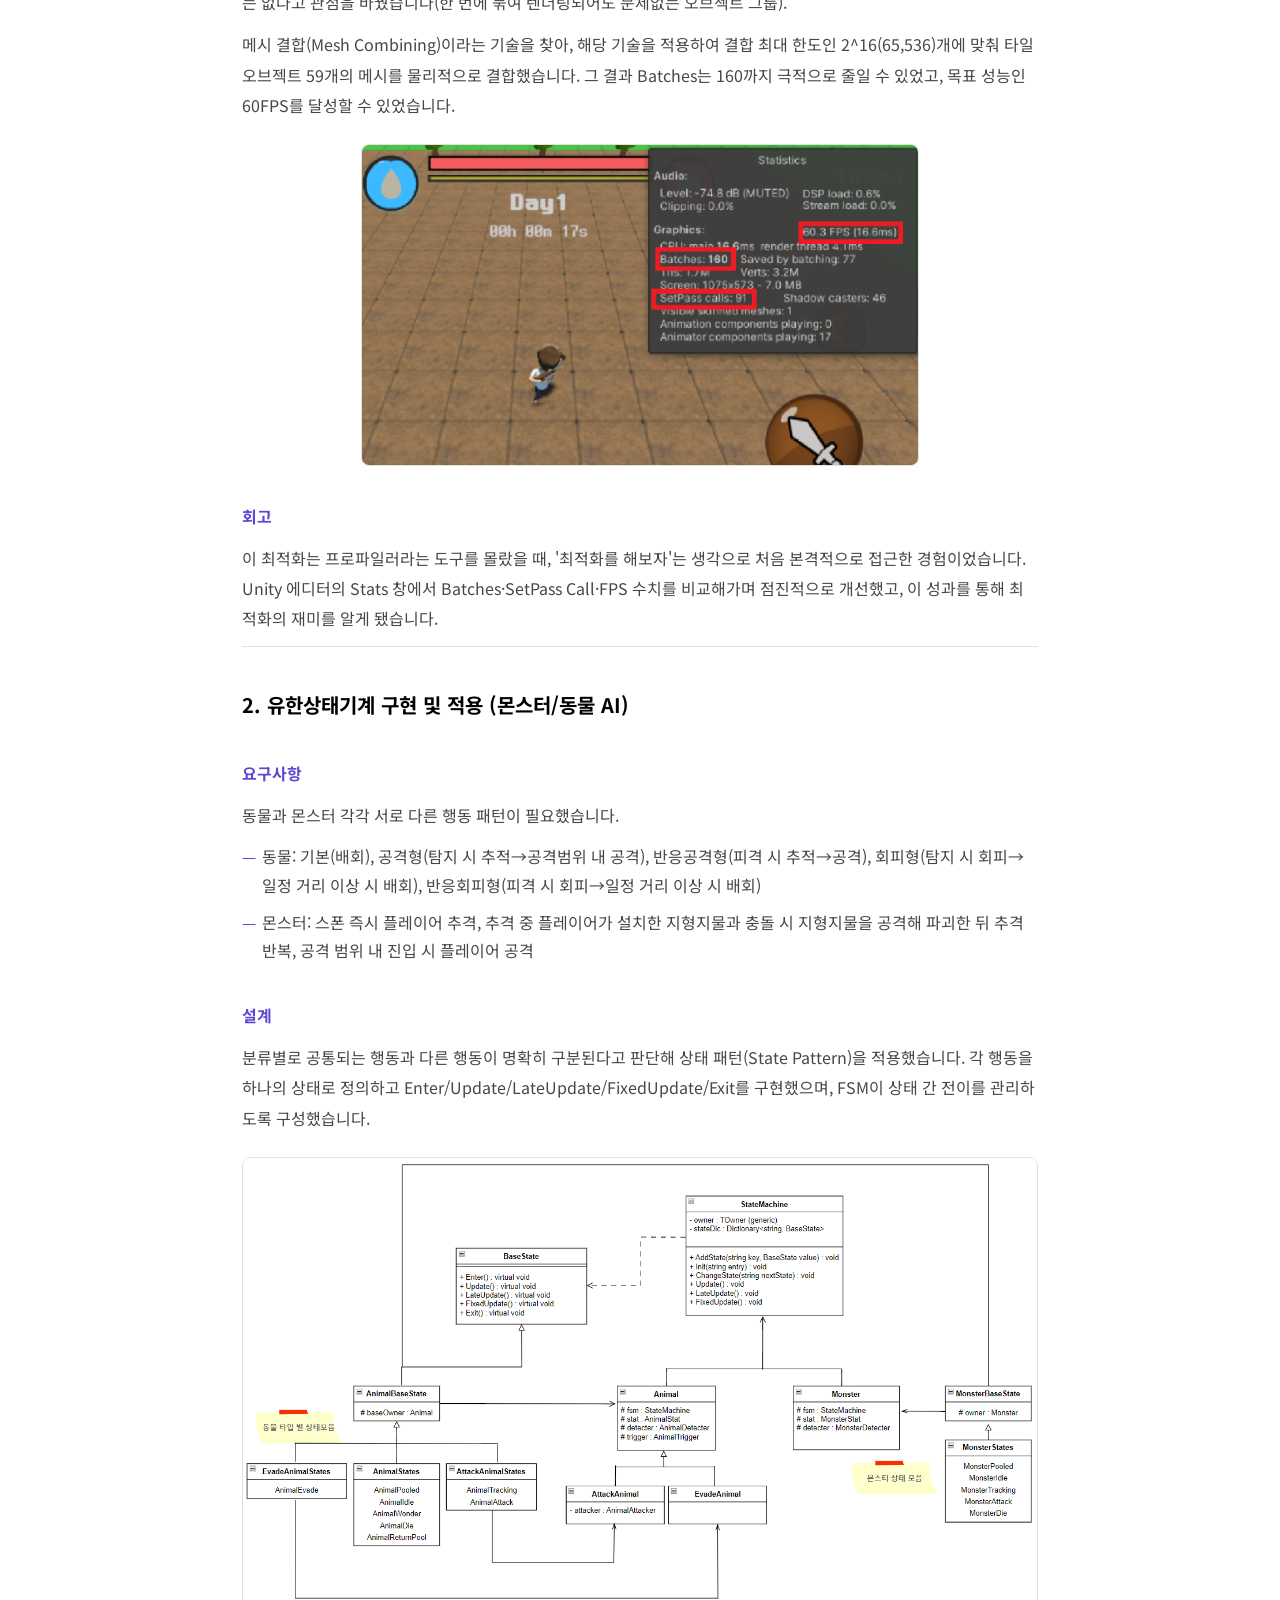
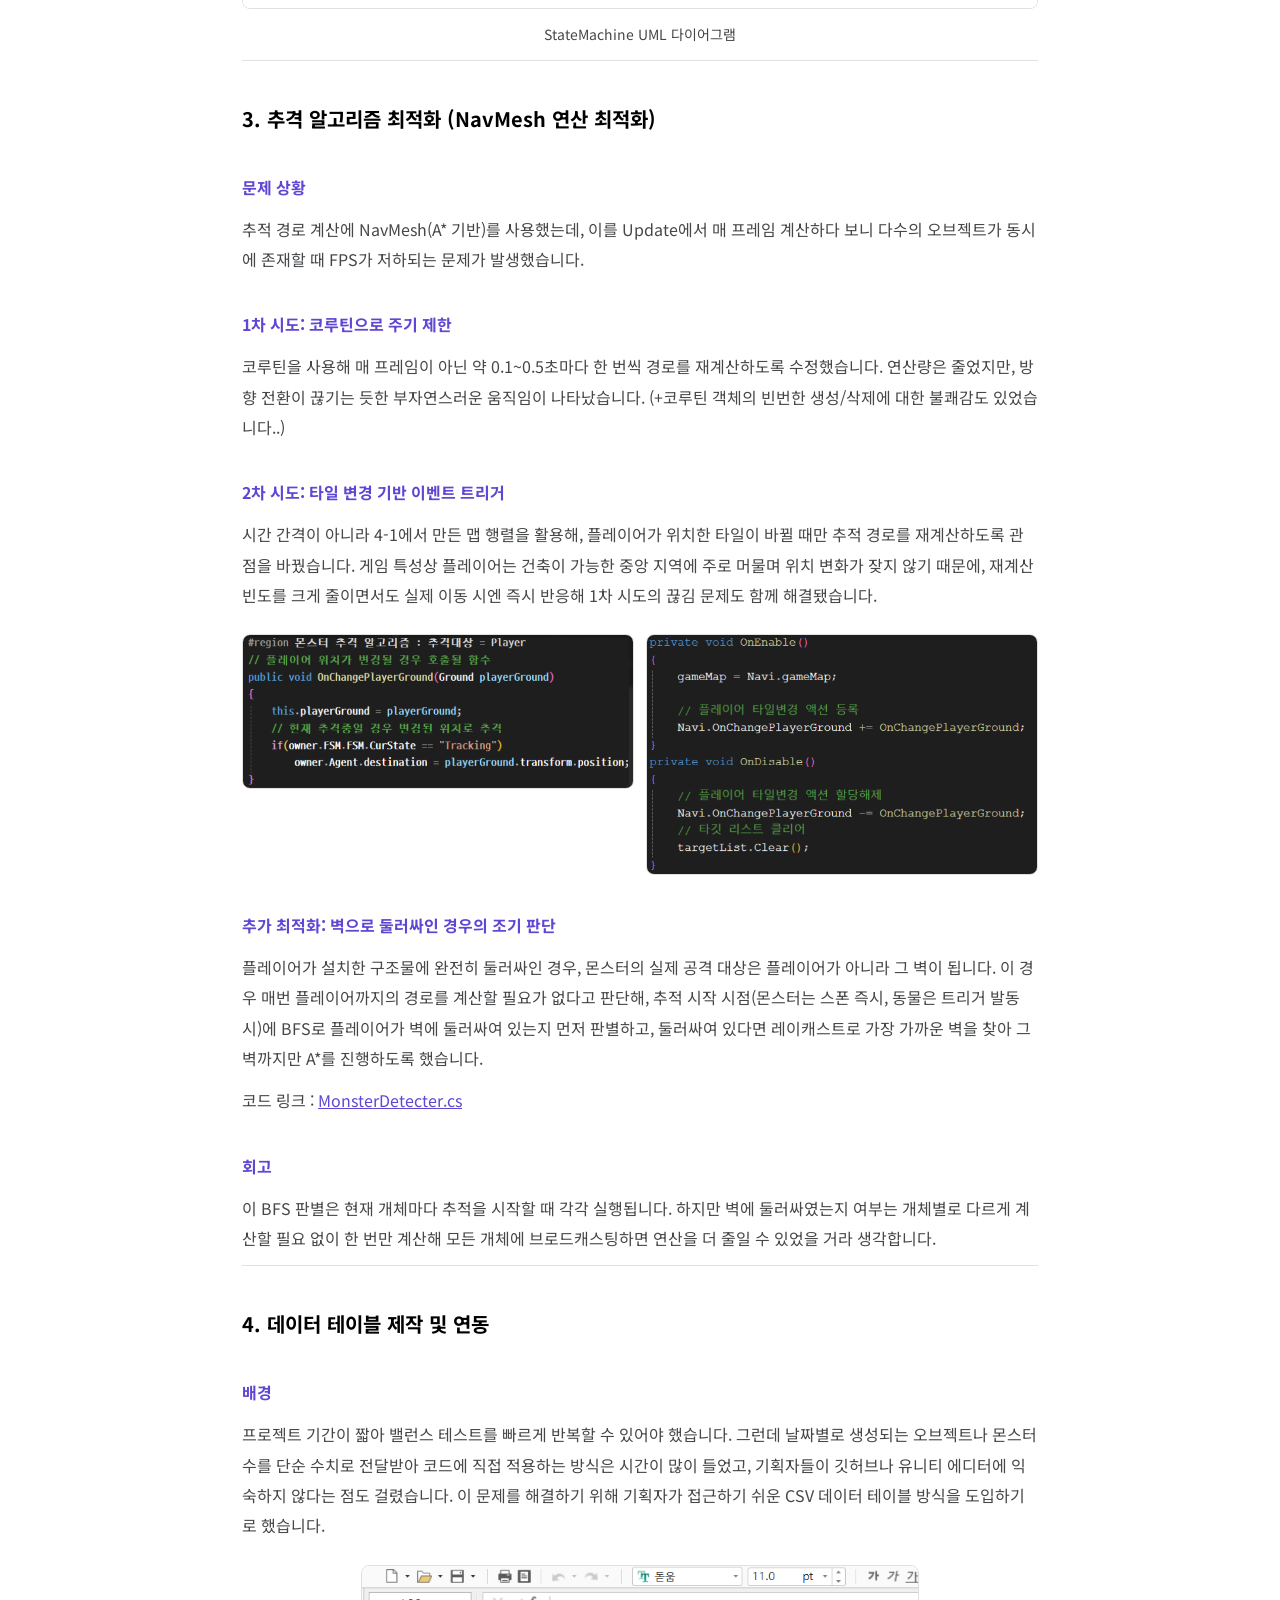
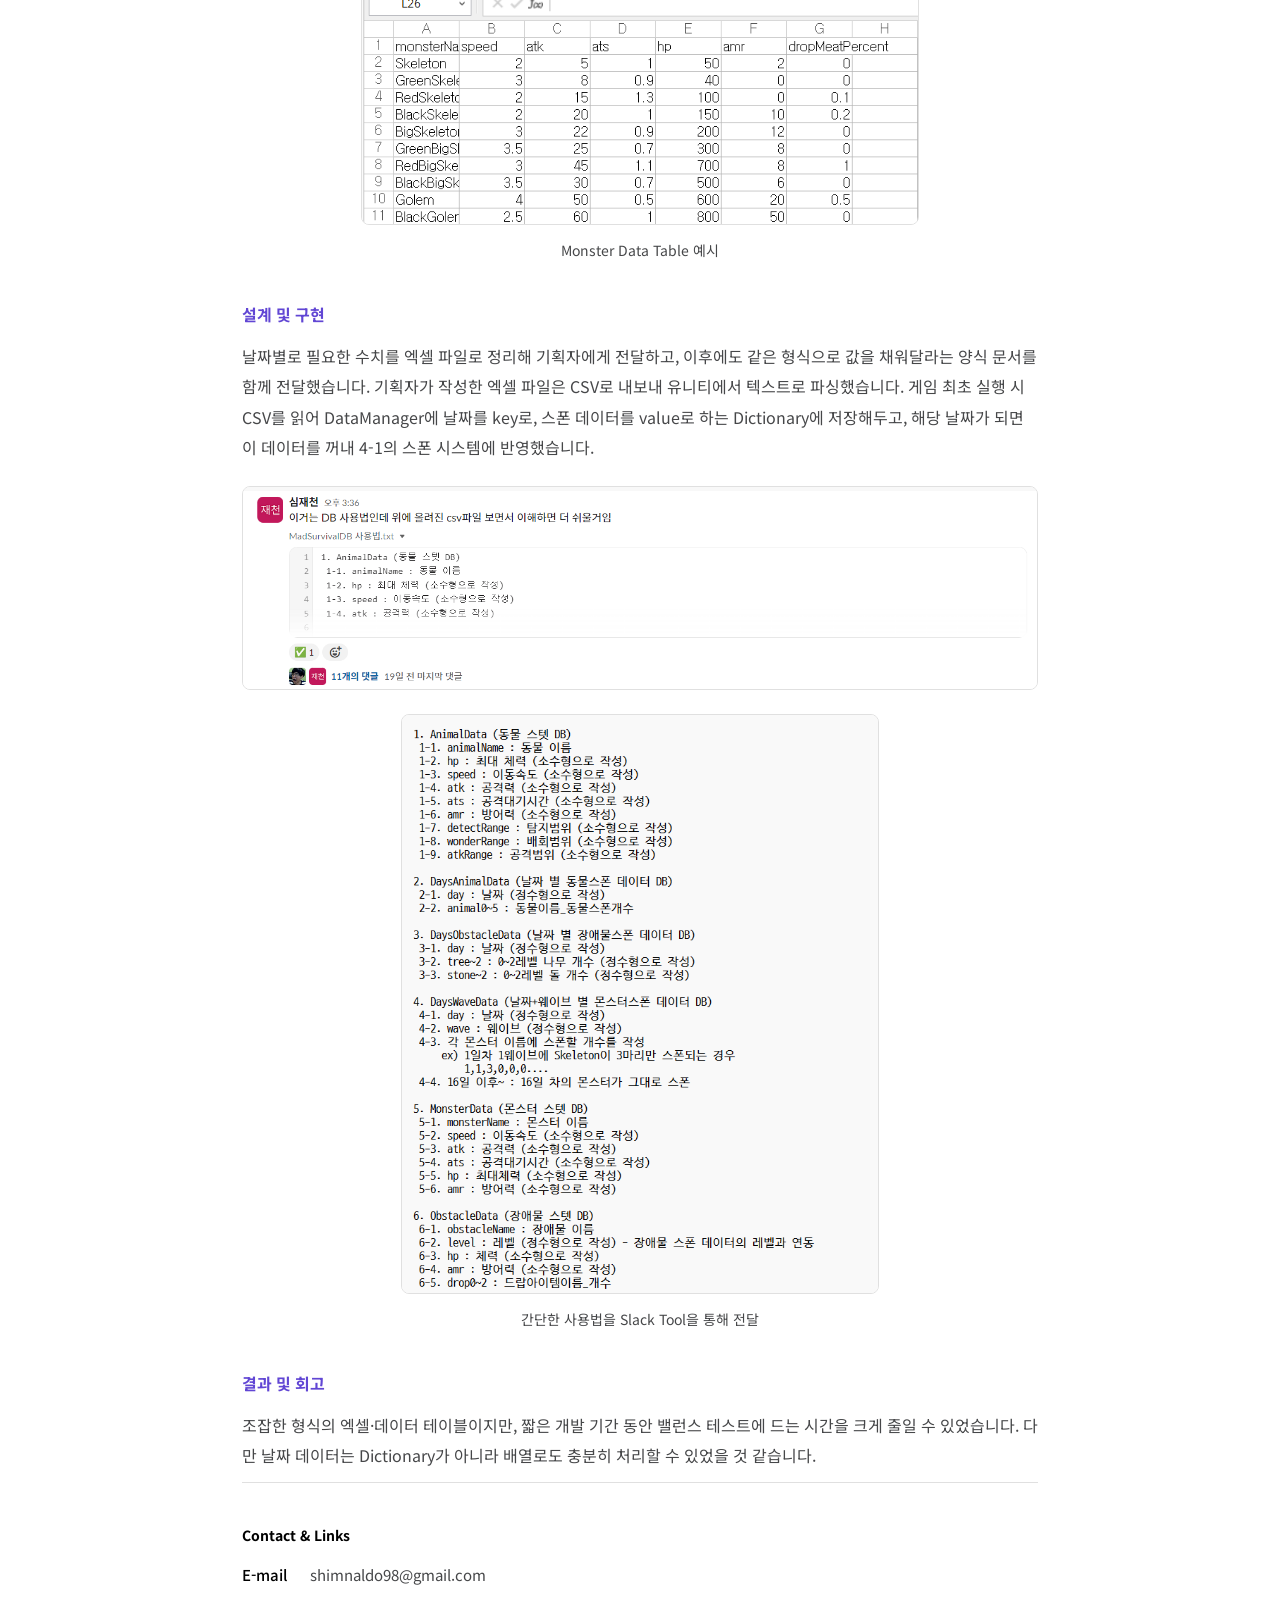
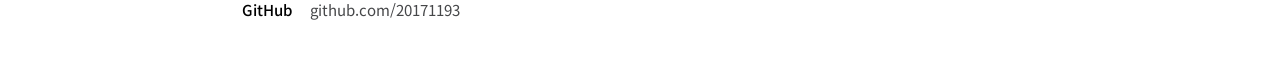
<file: madsurvival.html>
<!DOCTYPE html>
<html lang="ko">
<head>
<meta charset="UTF-8">
<meta name="viewport" content="width=device-width, initial-scale=1.0">
<title>매드서바이벌 | 심재천</title>
<link href="https://fonts.googleapis.com/css2?family=Noto+Sans+KR:wght@400;500;700&family=Space+Mono:wght@400;700&display=swap" rel="stylesheet">
<style>
  :root {
    --bg: #ffffff;
    --surface: #e6e9ff;
    --border: rgba(0,0,0,.12);
    --accent: #6146d4;
    --text: #000000;
    --text-muted: #464749;
    --radius: 8px;
  }

  * { margin: 0; padding: 0; box-sizing: border-box; }

  html { scroll-behavior: smooth; }

  body {
    background: var(--bg);
    color: var(--text-muted);
    font-family: 'Noto Sans KR', sans-serif;
    font-weight: 400;
    font-size: 16px;
    line-height: 1.8;
  }

  .container {
    max-width: 860px;
    margin: 0 auto;
    padding: 0 2rem;
    display: flex;
    flex-direction: column;
  }

  a {
    color: var(--accent);
  }

  .back-link {
    display: inline-flex;
    align-items: center;
    gap: 6px;
    font-size: 14px;
    color: var(--text-muted);
    text-decoration: none;
    padding: 2rem 0 0;
  }
  .back-link:hover { color: var(--accent); }
  .back-link::before { content: '←'; }

  header {
    padding: 2rem 0 2.5rem;
    border-bottom: 1px solid var(--border);
    display: flex;
    flex-direction: column;
    gap: 1.25rem;
  }

  h1 {
    font-size: clamp(1.6rem, 3.2vw, 2.2rem);
    font-weight: 700;
    color: var(--text);
    line-height: 1.3;
  }

  .overview-table {
    width: 100%;
    border-collapse: collapse;
  }

  .overview-table tr {
    border-bottom: 1px solid var(--border);
  }

  .overview-table tr:first-child {
    border-top: 1px solid var(--border);
  }

  .overview-table th,
  .overview-table td {
    text-align: left;
    padding: 0.75rem 0.5rem;
    font-weight: 400;
  }

  .overview-table th {
    width: 120px;
    font-size: 14px;
    color: var(--text-muted);
  }

  .overview-table td {
    font-size: 15px;
    color: var(--text);
    font-weight: 500;
  }

  .game-desc {
    background: var(--surface);
    border-radius: var(--radius);
    padding: 1rem 1.25rem;
    font-size: 17px;
    font-weight: 500;
    color: var(--text);
    line-height: 1.8;
  }

  .game-desc-label {
    font-size: 13px;
    font-weight: 700;
    color: var(--accent);
    margin-bottom: 0.4rem;
  }

  .toc {
    margin-top: 1.5rem;
  }

  .toc-label {
    font-size: 13px;
    font-weight: 700;
    color: var(--accent);
    margin-bottom: 0.5rem;
  }

  .toc ul {
    list-style: none;
    display: flex;
    flex-direction: column;
    gap: 0.4rem;
    margin: 0;
  }

  .toc li {
    padding-left: 0;
  }

  .toc li::before {
    content: none;
  }

  .toc a {
    font-size: 15px;
    color: var(--text-muted);
    text-decoration: none;
  }

  .toc a:hover {
    color: var(--accent);
  }

  .section-block {
    padding: 2.5rem 0 0;
    border-top: 1px solid var(--border);
  }

  .section-block:first-of-type {
    border-top: none;
    padding-top: 2.5rem;
  }

  h2 {
    font-size: 20px;
    font-weight: 700;
    color: var(--text);
    margin-bottom: 1rem;
  }

  h3 {
    font-size: 16px;
    font-weight: 700;
    color: var(--accent);
    margin: 2.25rem 0 0.75rem;
  }

  p {
    font-size: 16px;
    color: var(--text-muted);
    line-height: 1.9;
    margin: 0.75rem 0;
  }

  ul {
    list-style: none;
    display: flex;
    flex-direction: column;
    gap: 0.5rem;
    margin: 0.75rem 0;
  }

  ul li {
    font-size: 16px;
    color: var(--text-muted);
    line-height: 1.8;
    padding-left: 1.25rem;
    position: relative;
  }

  ul li::before {
    content: '—';
    position: absolute;
    left: 0;
    color: var(--accent);
  }

  strong {
    color: var(--text);
    font-weight: 700;
  }

  .doc-img {
    width: 100%;
    border-radius: var(--radius);
    border: 1px solid var(--border);
    display: block;
    margin: 1.5rem 0;
  }

  .img-row {
    display: grid;
    grid-template-columns: 1fr 1fr;
    gap: 0.75rem;
    margin: 1.5rem 0;
  }

  #map-overview-row {
    grid-template-columns: 1fr 1.8fr;
    align-items: center;
  }

  .img-row .doc-img {
    margin: 0;
  }

  .doc-img-half {
    width: 50%;
    margin-left: auto;
    margin-right: auto;
  }

  .doc-img-55 {
    width: 55%;
    margin-left: auto;
    margin-right: auto;
  }

  .doc-img-60 {
    width: 60%;
    margin-left: auto;
    margin-right: auto;
  }

  .doc-img-65 {
    width: 65%;
    margin-left: auto;
    margin-right: auto;
  }

  .doc-img-70 {
    width: 70%;
    margin-left: auto;
    margin-right: auto;
  }

  .doc-img-85 {
    width: 85%;
    margin-left: auto;
    margin-right: auto;
  }

  .img-row .doc-img-half,
  .img-row .doc-img-85 {
    margin: 0 auto;
  }

  .img-caption {
    text-align: center;
    font-size: 14px;
    color: var(--text-muted);
    margin-top: -0.75rem;
  }

  code {
    font-family: 'Space Mono', monospace;
    font-size: 13px;
    background: var(--surface);
    border: 1px solid var(--border);
    padding: 1px 6px;
    border-radius: 4px;
    color: var(--accent);
  }

  footer {
    padding: 2.5rem 0 3rem;
    border-top: 1px solid var(--border);
  }

  .footer-label {
    font-size: 14px;
    font-weight: 700;
    color: var(--text);
    margin-bottom: 0.75rem;
  }

  .contact-list {
    display: flex;
    flex-direction: column;
    gap: 8px;
  }

  .contact-list a {
    font-size: 15px;
    color: var(--text-muted);
    text-decoration: none;
    display: flex;
    align-items: center;
    gap: 8px;
  }

  .contact-list a:hover { color: var(--accent); }

  .contact-list .contact-key {
    color: var(--text);
    font-weight: 500;
    min-width: 60px;
  }

  @media (max-width: 600px) {
    .overview-table th {
      width: 90px;
    }
    .img-row,
    #map-overview-row {
      grid-template-columns: 1fr;
    }
  }
</style>
</head>
<body>
<div class="container">

  <a class="back-link" href="index.html">포트폴리오로 돌아가기</a>

  <header>
    <h1>매드서바이벌</h1>
    <table class="overview-table">
      <tr>
        <th>목적</th>
        <td>경일게임아카데미 개발/기획 합반 팀프로젝트</td>
      </tr>
      <tr>
        <th>장르</th>
        <td>서바이벌·뱀서라이크</td>
      </tr>
      <tr>
        <th>플랫폼</th>
        <td>모바일 (Android)</td>
      </tr>
      <tr>
        <th>개발 환경</th>
        <td>Unity3D, C#</td>
      </tr>
      <tr>
        <th>개발 기간</th>
        <td>24.04.01 ~ 24.04.16 (12일)</td>
      </tr>
      <tr>
        <th>개발 인원</th>
        <td>4명</td>
      </tr>
      <tr>
        <th>담당 업무</th>
        <td>맵 시스템 설계 및 최적화 · 데이터 테이블 연동 · 몬스터/동물 AI(FSM) · 캐릭터 상호작용(채광, 벌목, 전투, 빌딩)</td>
      </tr>
    </table>

    <div class="game-desc">
      <div class="game-desc-label">한 줄 게임 소개</div>
      낮에 채굴, 벌목, 사냥을 진행하고 습득한 아이템으로 다양한 장비, 건물을 제작해 밤에 소환되는 몬스터들에게서 생존하는 게임.
    </div>

    <nav class="toc">
      <div class="toc-label">목차</div>
      <ul>
        <li><a href="#sec-1">1. 게임 맵 관리 및 최적화</a></li>
        <li><a href="#sec-2">2. 유한상태기계 구현 및 적용 (몬스터/동물 AI)</a></li>
        <li><a href="#sec-3">3. 추격 알고리즘 최적화 (NavMesh 연산 최적화)</a></li>
        <li><a href="#sec-4">4. 데이터 테이블 제작 및 연동</a></li>
      </ul>
    </nav>
  </header>

  <div class="section-block" id="sec-1">
    <h2>1. 게임 맵 관리 및 최적화</h2>

    <h3>배경 및 설계</h3>
    <p>게임은 낮/밤 사이클로 진행되며, 낮에는 맵의 돌·나무를 채집하고 동물을 사냥해 식량을 얻고, 밤에는 맵 외곽 8개 구역에서 몬스터가 생성돼 플레이어를 추격합니다.</p>
    <p>하루가 지나면 맵에 배치된 오브젝트(돌/나무/동물)가 모두 사라지고 새로 랜덤 배치됩니다. 기획 의도대로 오브젝트를 분산 배치하기 위해, 맵을 x*y 행렬로 표현하고 이를 9개 구역으로 나눈 뒤, 날짜마다 구역별로 스폰 개수를 배분하고 각 구역 내에서는 BFS로 이미 스폰된 칸을 제외한 랜덤 위치에 배치하도록 설계했습니다.</p>
    <div class="img-row" id="map-overview-row">
      <img class="doc-img doc-img-85" src="assets/madsurvival/msv_6_map_overview.png" alt="맵 전체 구조">
      <img class="doc-img doc-img-85" src="assets/madsurvival/msv_7_map_ingameview.png" alt="인게임 맵 화면">
    </div>

    <h3>적용</h3>
    <p>몬스터 오브젝트 스폰 시 위치 겹침을 방지하기 위해 지정된 스폰 좌표 (행렬 상 x,y)에서 bfs를 수행해 최대한 지정 좌표에서 가까운 거리에서 몬스터를 스폰할 수 있게 적용했습니다.</p>
    <img class="doc-img doc-img-55" src="assets/madsurvival/msv_4_bfs_objectspawnpos.png" alt="BFS 기반 오브젝트 스폰 위치 탐색 코드">

    <h3>문제 상황</h3>
    <p>맵을 행렬로 관리하는 설계에 집중하다 보니, 정점 1,104개를 가진 개별 오브젝트(맵타일) 3,600개를 씬에 그대로 배치하게 되었습니다. 그 결과 런타임에서 Batches가 크게 증가하고 FPS가 11.6까지 떨어졌습니다.</p>
    <img class="doc-img doc-img-65" src="assets/madsurvival/msv_8_optimize_before.png" alt="최적화 이전 Stats 창">

    <h3>1차 시도: 정적 배칭</h3>
    <p>모든 타일을 정적 오브젝트로 변환하여 유니티 자체 정적 배칭으로 런타임 연산량을 줄이고자 시도했습니다. 그 결과 Batches가 576으로 줄고, FPS는 40까지 회복되었지만, 이 결과만으로는 모바일 목표 성능(60FPS)까지 회복하기는 어렵다고 판단해 접근 방식을 다시 검토했습니다.</p>
    <img class="doc-img doc-img-half" src="assets/madsurvival/msv_9_optimize_staticbatch.png" alt="정적 배칭 적용 후 Stats 창">

    <h3>2차 시도: 메시 결합</h3>
    <p>타일 별 데이터는 2차원 행렬로 따로 관리하고, 별도의 충돌체만 존재하면 된다고 판단하였고, 개별적으로 렌더링될 필요는 없다고 관점을 바꿨습니다(한 번에 묶여 렌더링되어도 문제없는 오브젝트 그룹).</p>
    <p>메시 결합(Mesh Combining)이라는 기술을 찾아, 해당 기술을 적용하여 결합 최대 한도인 2^16(65,536)개에 맞춰 타일 오브젝트 59개의 메시를 물리적으로 결합했습니다. 그 결과 Batches는 160까지 극적으로 줄일 수 있었고, 목표 성능인 60FPS를 달성할 수 있었습니다.</p>
    <img class="doc-img doc-img-70" src="assets/madsurvival/msv_3_optimize_meshcombine.png" alt="메시 결합 적용 코드">

    <h3>회고</h3>
    <p>이 최적화는 프로파일러라는 도구를 몰랐을 때, '최적화를 해보자'는 생각으로 처음 본격적으로 접근한 경험이었습니다. Unity 에디터의 Stats 창에서 Batches·SetPass Call·FPS 수치를 비교해가며 점진적으로 개선했고, 이 성과를 통해 최적화의 재미를 알게 됐습니다.</p>
  </div>

  <div class="section-block" id="sec-2">
    <h2>2. 유한상태기계 구현 및 적용 (몬스터/동물 AI)</h2>

    <h3>요구사항</h3>
    <p>동물과 몬스터 각각 서로 다른 행동 패턴이 필요했습니다.</p>
    <ul>
      <li>동물: 기본(배회), 공격형(탐지 시 추적→공격범위 내 공격), 반응공격형(피격 시 추적→공격), 회피형(탐지 시 회피→일정 거리 이상 시 배회), 반응회피형(피격 시 회피→일정 거리 이상 시 배회)</li>
      <li>몬스터: 스폰 즉시 플레이어 추격, 추격 중 플레이어가 설치한 지형지물과 충돌 시 지형지물을 공격해 파괴한 뒤 추격 반복, 공격 범위 내 진입 시 플레이어 공격</li>
    </ul>

    <h3>설계</h3>
    <p>분류별로 공통되는 행동과 다른 행동이 명확히 구분된다고 판단해 상태 패턴(State Pattern)을 적용했습니다. 각 행동을 하나의 상태로 정의하고 Enter/Update/LateUpdate/FixedUpdate/Exit를 구현했으며, FSM이 상태 간 전이를 관리하도록 구성했습니다.</p>
    <img class="doc-img" src="assets/madsurvival/msv_12_fsmuml.png" alt="FSM UML 다이어그램">
    <p class="img-caption">StateMachine UML 다이어그램</p>
  </div>

  <div class="section-block" id="sec-3">
    <h2>3. 추격 알고리즘 최적화 (NavMesh 연산 최적화)</h2>

    <h3>문제 상황</h3>
    <p>추적 경로 계산에 NavMesh(A* 기반)를 사용했는데, 이를 Update에서 매 프레임 계산하다 보니 다수의 오브젝트가 동시에 존재할 때 FPS가 저하되는 문제가 발생했습니다.</p>

    <h3>1차 시도: 코루틴으로 주기 제한</h3>
    <p>코루틴을 사용해 매 프레임이 아닌 약 0.1~0.5초마다 한 번씩 경로를 재계산하도록 수정했습니다. 연산량은 줄었지만, 방향 전환이 끊기는 듯한 부자연스러운 움직임이 나타났습니다. (+코루틴 객체의 빈번한 생성/삭제에 대한 불쾌감도 있었습니다..)</p>

    <h3>2차 시도: 타일 변경 기반 이벤트 트리거</h3>
    <p>시간 간격이 아니라 4-1에서 만든 맵 행렬을 활용해, 플레이어가 위치한 타일이 바뀔 때만 추적 경로를 재계산하도록 관점을 바꿨습니다. 게임 특성상 플레이어는 건축이 가능한 중앙 지역에 주로 머물며 위치 변화가 잦지 않기 때문에, 재계산 빈도를 크게 줄이면서도 실제 이동 시엔 즉시 반응해 1차 시도의 끊김 문제도 함께 해결됐습니다.</p>
    <div class="img-row">
      <img class="doc-img" src="assets/madsurvival/msv_2_player_enter_tile_invoke.png" alt="플레이어 타일 진입 이벤트 코드">
      <img class="doc-img" src="assets/madsurvival/msv_1_regist_player_enter_tile_event.png" alt="타일 진입 이벤트 등록 코드">
    </div>

    <h3>추가 최적화: 벽으로 둘러싸인 경우의 조기 판단</h3>
    <p>플레이어가 설치한 구조물에 완전히 둘러싸인 경우, 몬스터의 실제 공격 대상은 플레이어가 아니라 그 벽이 됩니다. 이 경우 매번 플레이어까지의 경로를 계산할 필요가 없다고 판단해, 추적 시작 시점(몬스터는 스폰 즉시, 동물은 트리거 발동 시)에 BFS로 플레이어가 벽에 둘러싸여 있는지 먼저 판별하고, 둘러싸여 있다면 레이캐스트로 가장 가까운 벽을 찾아 그 벽까지만 A*를 진행하도록 했습니다.</p>
    <p>코드 링크 : <a href="https://github.com/20171193/MadSurvival/blob/master/Assets/ShimJaechun/01.%20Scripts/02.%20Monster/MonsterDetecter.cs#L137-L178" target="_blank">MonsterDetecter.cs</a></p>

    <h3>회고</h3>
    <p>이 BFS 판별은 현재 개체마다 추적을 시작할 때 각각 실행됩니다. 하지만 벽에 둘러싸였는지 여부는 개체별로 다르게 계산할 필요 없이 한 번만 계산해 모든 개체에 브로드캐스팅하면 연산을 더 줄일 수 있었을 거라 생각합니다.</p>
  </div>

  <div class="section-block" id="sec-4">
    <h2>4. 데이터 테이블 제작 및 연동</h2>

    <h3>배경</h3>
    <p>프로젝트 기간이 짧아 밸런스 테스트를 빠르게 반복할 수 있어야 했습니다. 그런데 날짜별로 생성되는 오브젝트나 몬스터 수를 단순 수치로 전달받아 코드에 직접 적용하는 방식은 시간이 많이 들었고, 기획자들이 깃허브나 유니티 에디터에 익숙하지 않다는 점도 걸렸습니다. 이 문제를 해결하기 위해 기획자가 접근하기 쉬운 CSV 데이터 테이블 방식을 도입하기로 했습니다.</p>
    <img class="doc-img doc-img-70" src="assets/madsurvival/msv_15_DB_exp.png" alt="Monster Data Table 예시">
    <p class="img-caption">Monster Data Table 예시</p>

    <h3>설계 및 구현</h3>
    <p>날짜별로 필요한 수치를 엑셀 파일로 정리해 기획자에게 전달하고, 이후에도 같은 형식으로 값을 채워달라는 양식 문서를 함께 전달했습니다. 기획자가 작성한 엑셀 파일은 CSV로 내보내 유니티에서 텍스트로 파싱했습니다. 게임 최초 실행 시 CSV를 읽어 DataManager에 날짜를 key로, 스폰 데이터를 value로 하는 Dictionary에 저장해두고, 해당 날짜가 되면 이 데이터를 꺼내 4-1의 스폰 시스템에 반영했습니다.</p>
    <img class="doc-img" src="assets/madsurvival/msv_13_suggestDB_1.png" alt="데이터 테이블 사용법 안내 1">
    <img class="doc-img doc-img-60" src="assets/madsurvival/msv_14_suggestDB_2.png" alt="데이터 테이블 사용법 안내 2">
    <p class="img-caption">간단한 사용법을 Slack Tool을 통해 전달</p>

    <h3>결과 및 회고</h3>
    <p>조잡한 형식의 엑셀·데이터 테이블이지만, 짧은 개발 기간 동안 밸런스 테스트에 드는 시간을 크게 줄일 수 있었습니다. 다만 날짜 데이터는 Dictionary가 아니라 배열로도 충분히 처리할 수 있었을 것 같습니다.</p>
  </div>

  <footer>
    <div class="footer-label">Contact & Links</div>
    <div class="contact-list">
      <a href="mailto:shimnaldo98@gmail.com">
        <span class="contact-key">E-mail</span>
        shimnaldo98@gmail.com
      </a>
      <a href="https://github.com/20171193" target="_blank">
        <span class="contact-key">GitHub</span>
        github.com/20171193
      </a>
    </div>
  </footer>

</div>
</body>
</html>
</file>
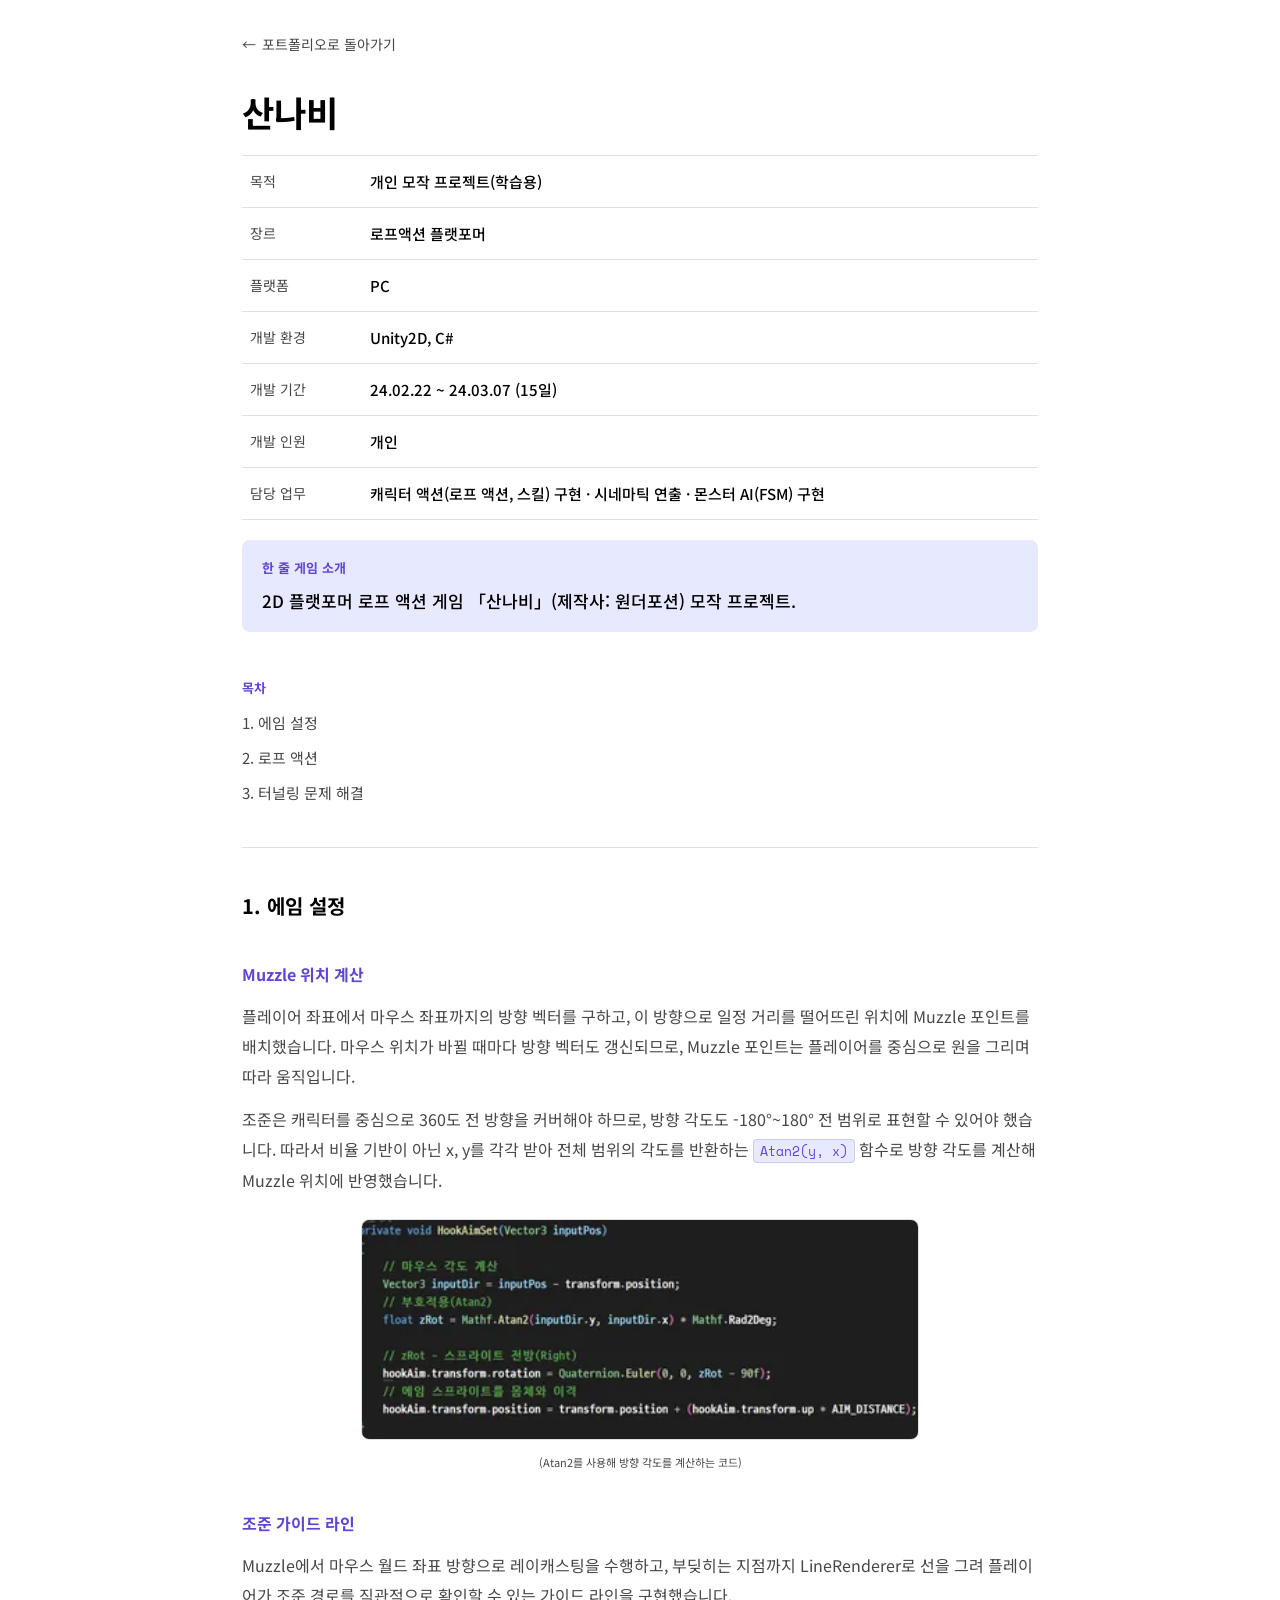
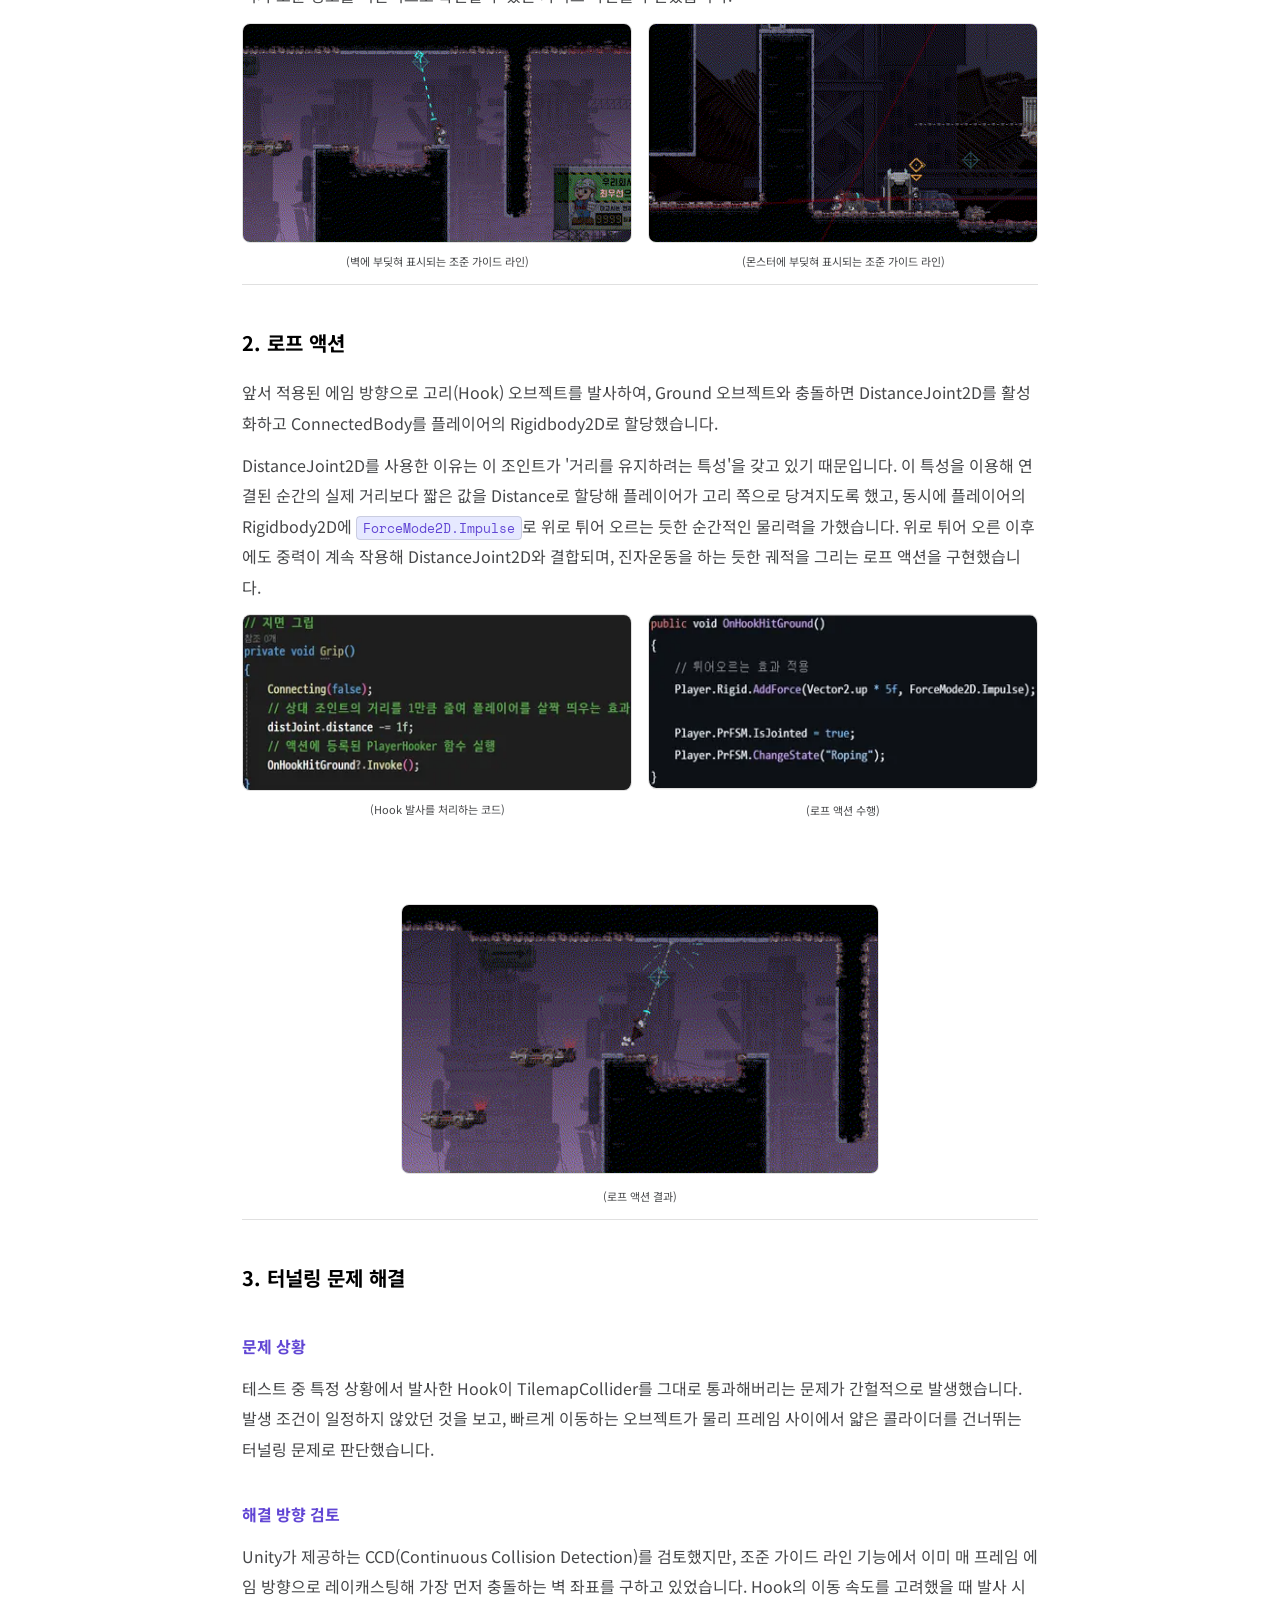
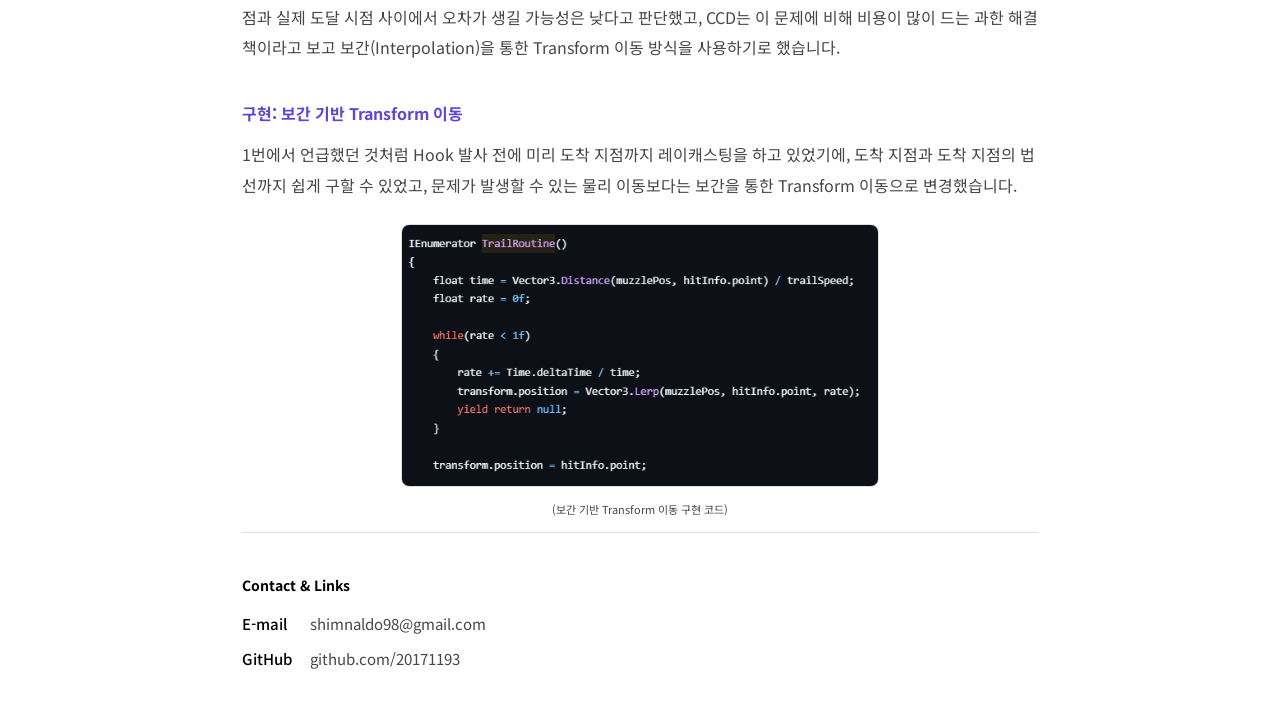
<file: sannabi.html>
<!DOCTYPE html>
<html lang="ko">
<head>
<meta charset="UTF-8">
<meta name="viewport" content="width=device-width, initial-scale=1.0">
<title>산나비 | 심재천</title>
<link href="https://fonts.googleapis.com/css2?family=Noto+Sans+KR:wght@400;500;700&family=Space+Mono:wght@400;700&display=swap" rel="stylesheet">
<style>
  :root {
    --bg: #ffffff;
    --surface: #e6e9ff;
    --border: rgba(0,0,0,.12);
    --accent: #6146d4;
    --text: #000000;
    --text-muted: #464749;
    --radius: 8px;
  }

  * { margin: 0; padding: 0; box-sizing: border-box; }

  html { scroll-behavior: smooth; }

  body {
    background: var(--bg);
    color: var(--text-muted);
    font-family: 'Noto Sans KR', sans-serif;
    font-weight: 400;
    font-size: 16px;
    line-height: 1.8;
  }

  .container {
    max-width: 860px;
    margin: 0 auto;
    padding: 0 2rem;
    display: flex;
    flex-direction: column;
  }

  a {
    color: var(--accent);
  }

  .back-link {
    display: inline-flex;
    align-items: center;
    gap: 6px;
    font-size: 14px;
    color: var(--text-muted);
    text-decoration: none;
    padding: 2rem 0 0;
  }
  .back-link:hover { color: var(--accent); }
  .back-link::before { content: '←'; }

  header {
    padding: 2rem 0 2.5rem;
    border-bottom: 1px solid var(--border);
    display: flex;
    flex-direction: column;
    gap: 1.25rem;
  }

  h1 {
    font-size: clamp(1.6rem, 3.2vw, 2.2rem);
    font-weight: 700;
    color: var(--text);
    line-height: 1.3;
  }

  .overview-table {
    width: 100%;
    border-collapse: collapse;
  }

  .overview-table tr {
    border-bottom: 1px solid var(--border);
  }

  .overview-table tr:first-child {
    border-top: 1px solid var(--border);
  }

  .overview-table th,
  .overview-table td {
    text-align: left;
    padding: 0.75rem 0.5rem;
    font-weight: 400;
  }

  .overview-table th {
    width: 120px;
    font-size: 14px;
    color: var(--text-muted);
  }

  .overview-table td {
    font-size: 15px;
    color: var(--text);
    font-weight: 500;
  }

  .game-desc {
    background: var(--surface);
    border-radius: var(--radius);
    padding: 1rem 1.25rem;
    font-size: 17px;
    font-weight: 500;
    color: var(--text);
    line-height: 1.8;
  }

  .game-desc-label {
    font-size: 13px;
    font-weight: 700;
    color: var(--accent);
    margin-bottom: 0.4rem;
  }

  .toc {
    margin-top: 1.5rem;
  }

  .toc-label {
    font-size: 13px;
    font-weight: 700;
    color: var(--accent);
    margin-bottom: 0.5rem;
  }

  .toc ul {
    list-style: none;
    display: flex;
    flex-direction: column;
    gap: 0.4rem;
    margin: 0;
  }

  .toc li {
    padding-left: 0;
  }

  .toc li::before {
    content: none;
  }

  .toc a {
    font-size: 15px;
    color: var(--text-muted);
    text-decoration: none;
  }

  .toc a:hover {
    color: var(--accent);
  }

  .section-block {
    padding: 2.5rem 0 0;
    border-top: 1px solid var(--border);
  }

  .section-block:first-of-type {
    border-top: none;
    padding-top: 2.5rem;
  }

  h2 {
    font-size: 20px;
    font-weight: 700;
    color: var(--text);
    margin-bottom: 1rem;
  }

  h3 {
    font-size: 16px;
    font-weight: 700;
    color: var(--accent);
    margin: 2.25rem 0 0.75rem;
  }

  p {
    font-size: 16px;
    color: var(--text-muted);
    line-height: 1.9;
    margin: 0.75rem 0;
  }

  ul {
    list-style: none;
    display: flex;
    flex-direction: column;
    gap: 0.5rem;
    margin: 0.75rem 0;
  }

  ul li {
    font-size: 16px;
    color: var(--text-muted);
    line-height: 1.8;
    padding-left: 1.25rem;
    position: relative;
  }

  ul li::before {
    content: '—';
    position: absolute;
    left: 0;
    color: var(--accent);
  }

  strong {
    color: var(--text);
    font-weight: 700;
  }

  .doc-img {
    width: 100%;
    border-radius: var(--radius);
    border: 1px solid var(--border);
    display: block;
    margin: 1.5rem 0;
  }

  .img-row {
    display: grid;
    grid-template-columns: 1fr 1fr;
    gap: 0.75rem;
    margin: 1.5rem 0;
  }

  .img-row .doc-img {
    margin: 0;
  }

  .doc-img-half {
    width: 50%;
    margin-left: auto;
    margin-right: auto;
  }

  .doc-img-55 {
    width: 55%;
    margin-left: auto;
    margin-right: auto;
  }

  .doc-img-60 {
    width: 60%;
    margin-left: auto;
    margin-right: auto;
  }

  .doc-img-65 {
    width: 65%;
    margin-left: auto;
    margin-right: auto;
  }

  .doc-img-70 {
    width: 70%;
    margin-left: auto;
    margin-right: auto;
  }

  .doc-img-85 {
    width: 85%;
    margin-left: auto;
    margin-right: auto;
  }

  .img-row .doc-img-half,
  .img-row .doc-img-85 {
    margin: 0 auto;
  }

  .img-caption {
    text-align: center;
    font-size: 14px;
    color: var(--text-muted);
    margin-top: -0.75rem;
  }

  code {
    font-family: 'Space Mono', monospace;
    font-size: 13px;
    background: var(--surface);
    border: 1px solid var(--border);
    padding: 1px 6px;
    border-radius: 4px;
    color: var(--accent);
  }

  footer {
    padding: 2.5rem 0 3rem;
    border-top: 1px solid var(--border);
  }

  .footer-label {
    font-size: 14px;
    font-weight: 700;
    color: var(--text);
    margin-bottom: 0.75rem;
  }

  .contact-list {
    display: flex;
    flex-direction: column;
    gap: 8px;
  }

  .contact-list a {
    font-size: 15px;
    color: var(--text-muted);
    text-decoration: none;
    display: flex;
    align-items: center;
    gap: 8px;
  }

  .contact-list a:hover { color: var(--accent); }

  .contact-list .contact-key {
    color: var(--text);
    font-weight: 500;
    min-width: 60px;
  }

  @media (max-width: 600px) {
    .overview-table th {
      width: 90px;
    }
    .img-row {
      grid-template-columns: 1fr;
    }
  }
</style>
</head>
<body>
<div class="container">

  <a class="back-link" href="index.html">포트폴리오로 돌아가기</a>

  <header>
    <h1>산나비</h1>
    <table class="overview-table">
      <tr>
        <th>목적</th>
        <td>개인 모작 프로젝트(학습용)</td>
      </tr>
      <tr>
        <th>장르</th>
        <td>로프액션 플랫포머</td>
      </tr>
      <tr>
        <th>플랫폼</th>
        <td>PC</td>
      </tr>
      <tr>
        <th>개발 환경</th>
        <td>Unity2D, C#</td>
      </tr>
      <tr>
        <th>개발 기간</th>
        <td>24.02.22 ~ 24.03.07 (15일)</td>
      </tr>
      <tr>
        <th>개발 인원</th>
        <td>개인</td>
      </tr>
      <tr>
        <th>담당 업무</th>
        <td>캐릭터 액션(로프 액션, 스킬) 구현 · 시네마틱 연출 · 몬스터 AI(FSM) 구현</td>
      </tr>
    </table>

    <div class="game-desc">
      <div class="game-desc-label">한 줄 게임 소개</div>
      2D 플랫포머 로프 액션 게임 「산나비」(제작사: 원더포션) 모작 프로젝트.
    </div>

    <nav class="toc">
      <div class="toc-label">목차</div>
      <ul>
        <li><a href="#sec-1">1. 에임 설정</a></li>
        <li><a href="#sec-2">2. 로프 액션</a></li>
        <li><a href="#sec-3">3. 터널링 문제 해결</a></li>
      </ul>
    </nav>
  </header>

  <div class="section-block" id="sec-1">
    <h2>1. 에임 설정</h2>

    <h3>Muzzle 위치 계산</h3>
    <p>플레이어 좌표에서 마우스 좌표까지의 방향 벡터를 구하고, 이 방향으로 일정 거리를 떨어뜨린 위치에 Muzzle 포인트를 배치했습니다. 마우스 위치가 바뀔 때마다 방향 벡터도 갱신되므로, Muzzle 포인트는 플레이어를 중심으로 원을 그리며 따라 움직입니다.</p>
    <p>조준은 캐릭터를 중심으로 360도 전 방향을 커버해야 하므로, 방향 각도도 -180°~180° 전 범위로 표현할 수 있어야 했습니다. 따라서 비율 기반이 아닌 x, y를 각각 받아 전체 범위의 각도를 반환하는 <code>Atan2(y, x)</code> 함수로 방향 각도를 계산해 Muzzle 위치에 반영했습니다.</p>
    <img class="doc-img doc-img-70" src="assets/sanabi/sanabi_1_atan2.png" alt="Atan2를 사용한 Muzzle 위치 계산 코드">
    <p class="img-caption" style="font-size:11px;">(Atan2를 사용해 방향 각도를 계산하는 코드)</p>

    <h3>조준 가이드 라인</h3>
    <p>Muzzle에서 마우스 월드 좌표 방향으로 레이캐스팅을 수행하고, 부딪히는 지점까지 LineRenderer로 선을 그려 플레이어가 조준 경로를 직관적으로 확인할 수 있는 가이드 라인을 구현했습니다.</p>
    <div style="display:flex; gap:1rem; justify-content:center; align-items:flex-start;">
      <div style="width:60%;">
        <img class="doc-img" style="margin:0 0 1.25rem;" src="assets/sanabi/sanabi_2_normalline.gif" alt="일반 벽에 표시되는 조준 가이드 라인">
        <p class="img-caption" style="font-size:11px;">(벽에 부딪혀 표시되는 조준 가이드 라인)</p>
      </div>
      <div style="width:60%;">
        <img class="doc-img" style="margin:0 0 1.25rem;" src="assets/sanabi/sanabi_3_monsterline.gif" alt="몬스터에 표시되는 조준 가이드 라인">
        <p class="img-caption" style="font-size:11px;">(몬스터에 부딪혀 표시되는 조준 가이드 라인)</p>
      </div>
    </div>
  </div>

  <div class="section-block" id="sec-2">
    <h2>2. 로프 액션</h2>
    <p>앞서 적용된 에임 방향으로 고리(Hook) 오브젝트를 발사하여, Ground 오브젝트와 충돌하면 DistanceJoint2D를 활성화하고 ConnectedBody를 플레이어의 Rigidbody2D로 할당했습니다.</p>
    <p>DistanceJoint2D를 사용한 이유는 이 조인트가 '거리를 유지하려는 특성'을 갖고 있기 때문입니다. 이 특성을 이용해 연결된 순간의 실제 거리보다 짧은 값을 Distance로 할당해 플레이어가 고리 쪽으로 당겨지도록 했고, 동시에 플레이어의 Rigidbody2D에 <code>ForceMode2D.Impulse</code>로 위로 튀어 오르는 듯한 순간적인 물리력을 가했습니다. 위로 튀어 오른 이후에도 중력이 계속 작용해 DistanceJoint2D와 결합되며, 진자운동을 하는 듯한 궤적을 그리는 로프 액션을 구현했습니다.</p>
    <div style="display:flex; gap:1rem; justify-content:center; align-items:flex-start;">
      <div style="width:50%;">
        <img class="doc-img" style="margin:0 0 1.25rem; transform:scaleY(1.1); transform-origin:top center;" src="assets/sanabi/sanabi_5_grip.png" alt="Hook 발사 및 그립 처리 코드">
        <p class="img-caption" style="font-size:11px; margin-top:1.5rem;">(Hook 발사를 처리하는 코드)</p>
      </div>
      <div style="width:50%;">
        <img class="doc-img" style="margin:0 0 1.25rem; transform:scaleY(1.2); transform-origin:top center;" src="assets/sanabi/sanabi_7_impulse.png" alt="Impulse 물리력 적용 코드">
        <p class="img-caption" style="font-size:11px; margin-top:2.5rem;">(로프 액션 수행)</p>
      </div>
    </div>

    <div style="height:3rem;"></div>

    <img class="doc-img doc-img-60" src="assets/sanabi/sanabi_4_ropeaction.gif" alt="로프 액션 결과">
    <p class="img-caption" style="font-size:11px;">(로프 액션 결과)</p>
  </div>

  <div class="section-block" id="sec-3">
    <h2>3. 터널링 문제 해결</h2>

    <h3>문제 상황</h3>
    <p>테스트 중 특정 상황에서 발사한 Hook이 TilemapCollider를 그대로 통과해버리는 문제가 간헐적으로 발생했습니다. 발생 조건이 일정하지 않았던 것을 보고, 빠르게 이동하는 오브젝트가 물리 프레임 사이에서 얇은 콜라이더를 건너뛰는 터널링 문제로 판단했습니다.</p>

    <h3>해결 방향 검토</h3>
    <p>Unity가 제공하는 CCD(Continuous Collision Detection)를 검토했지만, 조준 가이드 라인 기능에서 이미 매 프레임 에임 방향으로 레이캐스팅해 가장 먼저 충돌하는 벽 좌표를 구하고 있었습니다. Hook의 이동 속도를 고려했을 때 발사 시점과 실제 도달 시점 사이에서 오차가 생길 가능성은 낮다고 판단했고, CCD는 이 문제에 비해 비용이 많이 드는 과한 해결책이라고 보고 보간(Interpolation)을 통한 Transform 이동 방식을 사용하기로 했습니다.</p>

    <h3>구현: 보간 기반 Transform 이동</h3>
    <p>1번에서 언급했던 것처럼 Hook 발사 전에 미리 도착 지점까지 레이캐스팅을 하고 있었기에, 도착 지점과 도착 지점의 법선까지 쉽게 구할 수 있었고, 문제가 발생할 수 있는 물리 이동보다는 보간을 통한 Transform 이동으로 변경했습니다.</p>
    <img class="doc-img doc-img-60" src="assets/sanabi/sanabi_8_ccd.png" alt="CCD 검토 및 보간 이동 관련 코드">
    <p class="img-caption" style="font-size:11px;">(보간 기반 Transform 이동 구현 코드)</p>
  </div>

  <footer>
    <div class="footer-label">Contact & Links</div>
    <div class="contact-list">
      <a href="mailto:shimnaldo98@gmail.com">
        <span class="contact-key">E-mail</span>
        shimnaldo98@gmail.com
      </a>
      <a href="https://github.com/20171193" target="_blank">
        <span class="contact-key">GitHub</span>
        github.com/20171193
      </a>
    </div>
  </footer>

</div>
</body>
</html>
</file>
<file: resume-2-master/css/style.css>
/**********************************/
/********** General CSS ***********/
/**********************************/
body {
    color: #666666;
    background: #F6D155;
    font-family: 'Open Sans', sans-serif;
}

a {
    color: #222222;
    transition: all .3s;
}

a:hover,
a:active,
a:focus {
    color: #FF6F61;
    outline: none;
    text-decoration: none;
}

.btn:focus {
    box-shadow: none;
}


/**********************************/
/****** Layout with Sidebar *******/
/**********************************/
.wrapper {
    position: relative;
    margin: 0 auto;
    width: 100%;
    max-width: 1140px;
}

.wrapper .sidebar {
    position: relative;
    width: 100%;
    float: left;
    background: #222222;
}

.wrapper .content {
    position: relative;
    width: 100%;
    padding: 15px;
    float: left;
    background: #F6D155;
}

.wrapper .sidebar-header,
.wrapper .sidebar-footer {
    display: none;
}

.navbar {
    padding: 15px;
    background: #222222 !important;
}

.navbar-expand-md .navbar-nav .nav-item {
    width: 100%;
    border-top: 1px solid rgba(255, 255, 255, .2);
}

.navbar-expand-md .navbar-nav .nav-item:first-child{
    border-top: none;
}

.navbar-expand-md .navbar-nav .nav-link {
    color: #ffffff;
    padding: 5px 15px 7px 15px;
    transition: all .3s;
}

.navbar-expand-md .navbar-nav .nav-link i {
    color: #FF6F61;
    float: right;
    padding-top: 5px;
    transition: all .3s;
}

.navbar-expand-md .navbar-nav .nav-link:hover,
.navbar-expand-md .navbar-nav .nav-link.active {
    color: #FF6F61;
}

.navbar-expand-md .navbar-nav .nav-link:hover i,
.navbar-expand-md .navbar-nav .nav-link.active i{
    color: #ffffff;
}


.wrapper .sidebar,
.wrapper .content {
    -webkit-transition: margin 200ms ease-out;
    -moz-transition: margin 200ms ease-out;
    -o-transition: margin 200ms ease-out;
    transition: margin 200ms ease-out;
}

@media (min-width: 768px) {
    .wrapper .content {
        padding: 30px 0px 30px 30px;
    }
    
    .wrapper .content::before,
    .wrapper .content::after {
        position: fixed;
        content: "";
        width: 100%;
        height: 30px;
        background: #F6D155;
        z-index: 1;
    }
    
    .wrapper .content::before {
        top: 0;
    }
    
    .wrapper .content::after {
        bottom: 0;
    }
    
    .wrapper .sidebar {
        position: fixed;
        width: 300px;
        height: 100%;
        margin-left: -250px;
        float: left;
        overflow: auto;
        scrollbar-width: thin;
        scrollbar-color: gray;
        z-index: 2;
    }

    .wrapper .sidebar:hover {
        margin-left: 0px;
    }
    
    .wrapper .content {
        position: relative;
        width: calc(100% - 50px);
        margin-left: 50px;
        float: right;
    }
    
    .wrapper .sidebar:hover  .sidebar-header {
        position: relative;
        display: block;
        width: 100%;
    }

    .wrapper .sidebar .sidebar-header img {
        width: 100%;
        height: auto;
    }
    
    .navbar-brand {
        display: none;
    }
    
    .navbar {
        padding: 15px 0;
        flex-direction: column;
    }
    
    .wrapper .sidebar:hover .navbar-expand-md .navbar-nav .nav-link {
        padding: 5px 30px 7px 30px;
    }
    
    .wrapper .sidebar::-webkit-scrollbar {
        width: 7px;
    }

    .wrapper .sidebar::-webkit-scrollbar-track {
        -webkit-box-shadow: inset 0 0 6px rgba(0,0,0,0.1);
    }

    .wrapper .sidebar::-webkit-scrollbar-thumb {
        background-color: darkgrey;
        outline: 1px solid slategrey;
        border-radius: 7px
    }
    
    .navbar-brand {
        display: none;
    }
    
    .sidebar .sidebar-footer {
        width: 300px;
        position: fixed;
        bottom: 0;
        padding: 15px;
        font-size: 0;
        text-align: center;
        background: #222222;
    }
    
    .sidebar .sidebar-footer a {
        display: inline-block;
        width: 40px;
        height: 40px;
        padding: 5px 0;
        margin: 0 15px 15px 0;
        text-align: center;
        font-size: 18px;
        color: #222222;
        background: #FF6F61;
    }
    
    .sidebar .sidebar-footer a:last-child {
        margin-right: 0;
    }
    
    .sidebar .sidebar-footer a:hover {
        color: #FF6F61;
        background: #ffffff;
    }
    
    .sidebar:hover .sidebar-footer {
        display: block;
    }
}

@media (min-width: 992px) {
    .wrapper .sidebar {
        margin: 0;
    }

    .wrapper .content {
        width: calc(100% - 300px);
        margin-left: 300px;
    }

    .sidebar .sidebar-header {
        position: relative;
        display: block;
        width: 100%;
    }
    
    .navbar-expand-md .navbar-nav .nav-link {
        padding: 5px 30px 7px 30px;
    }
    
    .sidebar .sidebar-footer {
        display: block;
    }
}

@media (max-width: 1140px) {
    .wrapper .content {
        padding: 30px;
    }
}

@media (max-width: 576px) {
    .wrapper .content {
        padding: 15px;
    }
}


/**********************************/
/******** Back to Top CSS *********/
/**********************************/
.back-to-top {
    position: fixed;
    display: none;
    width: 30px;
    height: 30px;
    text-align: center;
    line-height: 1;
    font-size: 30px;
    right: 30px;
    bottom: 30px;
    transition: background 0.5s;
    z-index: 11;
}

.back-to-top i {
    color: #222222;
}

.back-to-top i:hover {
    color: #FF6F61;
}

.back-to-top {
    -webkit-animation: action 1s infinite  alternate;
    animation: action 1s infinite  alternate;
}

@-webkit-keyframes action {
    0% { transform: translateY(0); }
    100% { transform: translateY(-15px); }
}

@keyframes action {
    0% { transform: translateY(0); }
    100% { transform: translateY(-15px); }
}


/**********************************/
/*********** Header CSS ***********/
/**********************************/
.header {
    position: relative;
    background: #ffffff;
}

.header .content-inner {
    padding: 100px 30px;
    background: url(../img/profile.png) right bottom no-repeat;
    background-size: contain;
}

.header p {
    color: #FF6F61;
    font-size: 22px;
    font-weight: 600;
    margin-bottom: 10px;
}

.header h1 {
    color: #222222;
    font-size: 50px;
    font-weight: 700;
}

.header h2 {
    display: inline-block;
    margin: 0;
    height: 25px;
    font-size: 25px;
}

.header .typed-text {
    display: none;
}

.header .typed-cursor {
    font-size: 25px;
    font-weight: 300;
    color: #222222;
}

.large-btn .content-inner {
    font-size: 0;
    border-bottom: 30px solid #F6D155;
}

.large-btn .btn {
    position: relative;
    width: 50%;
    padding: 15px 0;
    color: #FF6F61;
    font-size: 20px;
    background: #222222;
    border-radius: 0;
}

.large-btn .btn:last-child {
    color: #222222;
    background: #FF6F61;
}

.large-btn .btn i {
    margin-right: 8px;
}

.large-btn .btn::after {
    position: absolute;
    content: "";
    width: 0;
    height: 100%;
    top: 0;
    left: 0;
    transition: all .3s;
}

.large-btn .btn:hover::after {
    width: 100%;
    background: rgba(255, 255, 255, .1);
}


/**********************************/
/******* Content Header CSS *******/
/**********************************/
.content-header {
    position: relative;
    width: 100%;
    margin-bottom: 30px;
    padding-bottom: 10px;
}

.content-header h2 {
    color: #222222;
    font-size: 35px;
    font-weight: 700;
    letter-spacing: 3px;
    margin: 0;
}

.content-header::after {
    content: '';
    position: absolute;
    display: block;
    width: 50px;
    height: 3px;
    bottom: 0;
    left: 0;
    background: #FF6F61;
}


/**********************************/
/*********** About CSS ************/
/**********************************/
.about {
    position: relative;
    padding: 60px 30px;
    background: #ffffff;
    border-bottom: 30px solid #F6D155;
}


.about img {
    width: 100%;
    height: auto;
}

@media(max-width: 767.98px) {
    .about img {
        margin-bottom: 15px;
    }
}

.about .btn {
    border-radius: 0;
    color: #222222;
    background: #FF6F61;
    transition: all .3s;
}

.about .btn:hover {
    color: #FF6F61;
    background: #222222;
}

.about .skills {
    padding-top: 15px;
}

.about .skill-name {
    margin-top: 15px;
}

.about .skill-name p {
    display: inline-block;
    margin-bottom: 5px;
    font-size: 16px;
    font-weight: 400;
}

.about .skill-name p:last-child {
    float: right;
}

.about .progress {
    height: 5px;
    border: 1px solid #FF6F61;
    border-radius: 0;
    background: #ffffff;
}

.about .progress .progress-bar {
    width: 1px;
    background: #FF6F61;
    border-radius: 0;
    transition: 1s;
}


/**********************************/
/********* Education CSS **********/
/**********************************/
.education {
    position: relative;
    padding: 60px 30px;
    background: #ffffff;
    border-bottom: 30px solid #F6D155;
}

.education .edu-col {
    position: relative;
    width: 100%;
    padding: 20px 0 20px 20px;
    border-left: 1px solid #FF6F61;
    border-bottom: 1px solid #FF6F61;
}

.education .col-md-6:first-child .edu-col {
    padding-top: 0;
}

.education .col-md-6:last-child .edu-col {
    border-bottom: none;
    padding-bottom: 0;
}

@media (min-width: 768px) {
    .education .col-md-6:nth-child(-n+2) .edu-col {
        padding-top: 0;
    }

    .education .col-md-6:last-child .edu-col,
    .education .col-md-6:nth-last-child(2) .edu-col {
        border-bottom: none;
        padding-bottom: 0;
    }
}

.education .edu-col span {
    position: relative;
    display: block;
    font-size: 13px;
    letter-spacing: 1px;
    margin-bottom: 10px;
}

.education .edu-col span::before {
    position: absolute;
    content: "";
    width: 11px;
    height: 11px;
    background: #FF6F61;
    top: 5px;
    left: -26px;
    border-radius: 5px;
}

.education .edu-col span i {
    color: #FF6F61;
}

.education .edu-col h3 {
    font-size: 20px;
    font-weight: 700;
    letter-spacing: 2px;
}

.education .edu-col p {
    margin: 0;
}


/**********************************/
/********* Experience CSS *********/
/**********************************/
.experience {
    position: relative;
    padding: 60px 30px;
    background: #ffffff;
    border-bottom: 30px solid #F6D155;
}

.experience .exp-col {
    position: relative;
    width: 100%;
    padding: 20px 0 20px 20px;
    border-left: 1px solid #FF6F61;
    border-bottom: 1px solid #FF6F61;
}

.experience .col-md-6:first-child .exp-col {
    padding-top: 0;
}

.experience .col-md-6:last-child .exp-col {
    border-bottom: none;
    padding-bottom: 0;
}

@media (min-width: 768px) {
    .experience .col-md-6:nth-child(-n+2) .exp-col {
        padding-top: 0;
    }

    .experience .col-md-6:last-child .exp-col,
    .experience .col-md-6:nth-last-child(2) .exp-col {
        border-bottom: none;
        padding-bottom: 0;
    }
}

.experience .exp-col span {
    position: relative;
    display: block;
    font-size: 13px;
    letter-spacing: 1px;
    margin-bottom: 10px;
}

.experience .exp-col span::before {
    position: absolute;
    content: "";
    width: 11px;
    height: 11px;
    background: #FF6F61;
    top: 5px;
    left: -26px;
    border-radius: 5px;
}

.experience .exp-col span i {
    color: #FF6F61;
}

.experience .exp-col h3 {
    font-size: 20px;
    font-weight: 700;
    letter-spacing: 2px;
    margin-bottom: 5px;
}

.experience .exp-col h4 {
    font-size: 14px;
    font-weight: 400;
    font-style: italic;
    margin-bottom: 5px;
}

.experience .exp-col h5 {
    font-size: 16px;
    font-weight: 600;
    margin-bottom: 10px;
}

.experience .exp-col p {
    margin: 0;
}


/**********************************/
/*********** Service CSS **********/
/**********************************/
.service {
    position: relative;
    padding: 60px 30px 30px 30px;
    background: #ffffff;
    border-bottom: 30px solid #F6D155;
}

.service .srv-col {
    position: relative;
    width: 100%;
    margin-bottom: 30px;
}

.service .srv-col i {
    font-size: 30px;
    color: #FF6F61;
    margin-bottom: 15px;
}

.service .srv-col h3 {
    font-size: 20px;
    font-weight: 700;
    letter-spacing: 2px;
    margin-bottom: 5px;
}

.experience .exp-col h4 {
    font-size: 14px;
    font-weight: 400;
    font-style: italic;
    margin-bottom: 5px;
}

.experience .exp-col h5 {
    font-size: 16px;
    font-weight: 600;
    margin-bottom: 10px;
}

.experience .exp-col p {
    margin: 0;
}


/**********************************/
/********** Portfolio CSS *********/
/**********************************/
.portfolio {
    position: relative;
    padding: 60px 30px 30px 30px;
    background: #ffffff;
    border-bottom: 30px solid #F6D155;
}

.portfolio #portfolio-flters {
    padding: 0;
    margin: -15px 0 30px 0;
    list-style: none;
    font-size: 0;
}

.portfolio #portfolio-flters li {
    cursor: pointer;
    margin: 15px -1px 0 0;
    display: inline-block;
    height: 35px;
    padding: 10px;
    color: #666666;
    font-size: 13px;
    line-height: 15px;
    text-transform: uppercase;
    border: 1px solid #FF6F61;
    background: #ffffff;
    transition: all 0.3s ease-in-out;
}

.portfolio #portfolio-flters li:hover,
.portfolio #portfolio-flters li.filter-active {
    background: #FF6F61;
    color: #222222;
}

.portfolio .portfolio-item {
    position: relative;
    height: 250px;
    overflow: hidden;
}

.portfolio .portfolio-item figure {
    background: #ffffff;
    overflow: hidden;
    height: 220px;
    position: relative;
    border-radius: 0;
    margin: 0; 
}

.portfolio .portfolio-item figure img {
    width: 100%; 
    height: 100%; 
    object-fit: cover; 
}

.portfolio .portfolio-item figure:hover img {
    opacity: 0.3;
    transition: 0.3s;
}

.portfolio .portfolio-item figure .link-preview,
.portfolio .portfolio-item figure .link-details,
.portfolio .portfolio-item figure .portfolio-title {
    position: absolute;
    display: inline-block;
    opacity: 0;
    line-height: 1;
    text-align: center;
    width: 45px;
    height: 35px;
    background: #FF6F61;
    transition: 0.2s linear;
}

.portfolio .portfolio-item figure .link-preview i,
.portfolio .portfolio-item figure .link-details i {
    color: #222222;
    padding-top: 10px;
    font-size: 16px;
}

.portfolio .portfolio-item figure .link-preview:hover,
.portfolio .portfolio-item figure .link-details:hover {
    background: #222222;
}

.portfolio .portfolio-item figure .link-preview:hover i,
.portfolio .portfolio-item figure .link-details:hover i {
    color: #FF6F61;
}

.portfolio .portfolio-item figure .link-preview {
    left: 50%;
    top: calc(25% - 18px);
}

.portfolio .portfolio-item figure .link-details {
    right: 50%;
    top: calc(25% - 18px);
}

.portfolio .portfolio-item figure .portfolio-title {
    margin: 0;
    width: 100%;
    height: 50%;
    left: 0;
    right: 0;
    top: 100%;
    padding: 30px 10px;
    color: #222222;
    font-size: 16px;
    font-weight: 600;
    background: rgba(255, 111, 97, .5);
    border-radius: 0;
}

.portfolio .portfolio-item figure .portfolio-title:hover {
    text-decoration: none;
}

.portfolio .portfolio-item figure .portfolio-title span {
    display: block;
    margin-top: 10px;
    font-family: 'Open Sans', sans-serif;
    font-size: 13px;
    font-weight: 300;
}

.portfolio .portfolio-item figure:hover .link-preview {
    opacity: 1;
    left: calc(50% - 61px);
}

.portfolio .portfolio-item figure:hover .link-details {
    opacity: 1;
    right: calc(50% - 61px);
}

.portfolio .portfolio-item figure:hover .portfolio-title {
    opacity: 1;
    top: 50%;
}


/**********************************/
/*********** Review CSS ***********/
/**********************************/
.review {
    position: relative;
    background: #ffffff;
    border-bottom: 30px solid #F6D155;
}

.review .content-inner {
    position: relative;
    padding: 60px 30px;
    background: url(../img/quote.png) right bottom no-repeat;
}

.review .review-text p {
    font-size: 18px;
    font-style: italic;
}

.review .review-img {
    display: flex;
    align-items: center;
}

.review .review-img img {
    width: 80px; 
    height: 80px; 
    object-fit: cover;
    margin-right: 15px;
}

.review .review-name h3 {
    font-size: 18px;
    font-weight: 700;
    letter-spacing: 2px;
    margin-bottom: 5px;
}

.review .review-name p {
    font-size: 14px;
    margin-bottom: 0;
}

.review .review-text .ratting {
    margin-bottom: 5px;
}

.review .review-text .ratting i {
    color: #FF6F61;
    font-size: 14px;
}

.review .slick-slider:hover .slick-prev {
    left: 30px;
}

.review .slick-slider:hover .slick-next {
    right: 30px;
}

.review-slider .slick-prev,
.review-slider .slick-next {
    width: 35px;
    height: 35px;
    z-index: 1;
    opacity: 0;
    transition: .5s;
    background: rgba(255, 111, 97, .7);
}

.review-slider .slick-prev {
    left: 55px;
}

.review-slider .slick-next {
    right: 55px;
}

.review-slider.slick-slider:hover .slick-prev {
    left: 15px;
    opacity: 1;
}

.review-slider.slick-slider:hover .slick-next {
    right: 15px;
    opacity: 1;
}

.review-slider .slick-prev:hover,
.review-slider .slick-prev:focus,
.review-slider .slick-next:hover,
.review-slider .slick-next:focus {
    background: rgba(0, 0, 0, .7);
}

.review-slider .slick-prev:hover::before,
.review-slider .slick-prev:focus::before,
.review-slider .slick-next:hover::before,
.review-slider .slick-next:focus::before {
    color: #FF6F61;
}

.review-slider .slick-prev::before,
.review-slider .slick-next::before {
    font-family: "Font Awesome 5 Free";
    font-weight: 900;
    font-size: 18px;
    color: #ffffff;
}

.review-slider .slick-prev::before {
    content: "\f104";
}

.review-slider .slick-next::before {
    content: "\f105";
}

.review-slider .slick-dots {
    bottom: 15px;
}

.review-slider .slick-dots li button:before {
    color: #ffffff;
    font-size: 15px;
}

.review-slider .slick-dots li.slick-active button:before {
    color: #FF6F61;
}

.review-slider.slick-slider {
    margin-bottom: 0;
}


/**********************************/
/*********** Contact CSS ***********/
/**********************************/
.contact {
    position: relative;
    padding: 60px 30px 30px 30px;
    background: #ffffff;
}

.contact .contact-info {
    position: relative;
    width: 100%;
    margin-bottom: 30px;
}

.contact .contact-info p {
    font-size: 16px;
    font-weight: 600;
    letter-spacing: 1px;
    margin-bottom: 10px;
}

.contact .contact-info p i {
    width: 25px;
    color: #FF6F61;
}

.contact .contact-info p a {
    color: #666666;
}

.contact .contact-info p a:hover {
    color: #FF6F61;
    text-decoration: none;
}

.contact .social {
    font-size: 0;
}

.contact .social a {
    width: 35px;
    height: 35px;
    padding: 5px 0;
    color: #222222;
    background: #FF6F61;
    border-radius: 0;
    margin-top: 15px;
    margin-right: 15px;
    transition: all .3s;
}

.contact .social a:last-child {
    margin-right: 0;
}

.contact .social a:hover {
    color: #FF6F61;
    background: #222222;
}

.contact .form {
    position: relative;
    width: 100%;
    margin-bottom: 30px;
}

.contact .form .form-control {
    border-radius: 0;
}

.contact .form .form-control:focus {
    box-shadow: none;
    border-color: #FF6F61;
}

.contact .form .btn {
    color: #222222;
    background: #FF6F61;
    border-radius: 0;
    transition: all .3s;
}

.contact .form .btn:hover {
    color: #FF6F61;
    background: #222222;
}


/**********************************/
/*********** Footer CSS ***********/
/**********************************/
.footer {
    position: relative;
    width: 100%;
    padding: 30px 30px 0 30px;
    background: #F6D155;
}

.footer .col-md-6:last-child {
    text-align: right;
}

@media(max-width: 767.98px) {
    .footer .col-md-6,
    .footer .col-md-6:last-child{
        text-align: center;
    }
}

.footer p {
    color: #222222;
    margin: 0;
}

.footer a {
    color: #FF6F61;
    font-weight: 600;
}

.footer a:hover {
    color: #222222;
}
</file>
<file: assets/custom.css>
body {
    font-family: 'Open Sans', 'Noto Sans KR', sans-serif;
    color: var(--color-black-light);
}

.header .content-inner {
    background: none;
}

.sidebar-header img {
    width: 80%;
    height: auto;
    margin: 0 auto;
    display: block;
}

.sidebar-header {
    padding-bottom: 20px;
}

.sidebar-bio {
    margin: 14px 20px 0 20px;
    color: rgba(255,255,255,.75);
    font-size: 13px;
    line-height: 1.7;
    text-align: center;
}

.large-btn .btn {
    width: 33.333%;
    font-size: 15px;
    padding: 15px 5px;
}

:root {
    --color-blue: #081462;
    --color-blue-light: #e6e9ff;
    --color-blue-dark: #6146d4;
    --color-black: #000000;
    --color-black-light: #464749;
    --color-orange: #f38562;
    --color-white: #ffffff;

    --theme-bg: var(--color-blue-light); /* 전체 배경색 */
    --theme-sidebar-bg: var(--color-blue); /* 좌측 사이드바 배경색 */
}

body,
.wrapper .content,
.wrapper .content::before,
.wrapper .content::after,
.footer {
    background: var(--theme-bg);
}

.large-btn .content-inner,
.service,
.portfolio {
    border-bottom-color: var(--theme-bg);
}

.wrapper .sidebar,
.navbar {
    background: var(--theme-sidebar-bg) !important;
}

.sidebar .sidebar-footer {
    background: var(--theme-sidebar-bg);
}

.footer p,
.footer a {
    color: var(--color-black-light);
}

.footer a:hover {
    color: var(--color-blue-dark);
}

a {
    color: var(--color-black);
}

a:hover,
a:active,
a:focus {
    color: var(--color-blue-dark);
}

.back-to-top i {
    color: var(--color-black-light);
}

.back-to-top i:hover {
    color: var(--color-blue-dark);
}

.navbar-expand-md .navbar-nav .nav-link i {
    color: var(--color-blue-light);
}

.navbar-expand-md .navbar-nav .nav-link:hover,
.navbar-expand-md .navbar-nav .nav-link.active {
    color: var(--color-white);
    background: var(--color-blue-dark);
}

.header p {
    color: var(--color-blue-dark);
}

.header h1,
.header .typed-cursor {
    color: var(--color-black);
}

.large-btn .btn,
.large-btn .btn:last-child {
    color: var(--color-white);
    background: var(--color-blue-dark);
}

.content-header h2 {
    color: var(--color-black);
}

.content-header::after {
    background: var(--color-blue-dark);
}

.contact .contact-info p i {
    color: var(--color-blue-dark);
}

.contact .contact-info p a {
    color: var(--color-black-light);
}

.contact .contact-info p a:hover {
    color: var(--color-blue-dark);
}

.contact .social a {
    color: var(--color-white);
    background: var(--color-blue-dark);
}

.contact .social a:hover {
    color: var(--color-white);
    background: var(--color-black-light);
}

.sidebar .sidebar-footer a {
    color: var(--color-white);
    background: var(--color-blue-dark);
}

.sidebar .sidebar-footer a:hover {
    color: var(--color-blue-dark);
    background: var(--color-white);
}

.skill-category {
    margin-bottom: 30px;
}

.skill-category-label {
    font-size: 14px;
    font-weight: 700;
    letter-spacing: 2px;
    text-transform: uppercase;
    color: var(--color-blue-dark);
    margin-bottom: 15px;
}

.skill-icons-row {
    display: flex;
    flex-wrap: wrap;
    gap: 18px;
}

.skill-icon-wrap {
    position: relative;
    width: 56px;
    height: 56px;
    display: flex;
    align-items: center;
    justify-content: center;
    background: var(--color-white);
    border: 1px solid rgba(0,0,0,.12);
    border-radius: 8px;
    cursor: default;
}

.skill-icon-wrap img {
    width: 32px;
    height: 32px;
    object-fit: contain;
}

.skill-icon-wrap::after {
    content: attr(data-tooltip); /* hover 시 스킬 설명 툴팁 텍스트 */
    position: absolute;
    bottom: calc(100% + 10px);
    left: 50%;
    transform: translateX(-50%);
    width: max-content;
    max-width: 220px;
    background: var(--color-black-light);
    color: var(--color-white);
    font-size: 12.5px;
    line-height: 1.5;
    padding: 8px 12px;
    border-radius: 6px;
    text-align: left;
    opacity: 0;
    pointer-events: none;
    transition: opacity .15s;
    z-index: 5;
}

.skill-icon-wrap::before {
    content: ''; /* 툴팁 말풍선 꼬리 */
    position: absolute;
    bottom: 100%;
    left: 50%;
    transform: translateX(-50%);
    margin-bottom: -2px;
    border: 6px solid transparent;
    border-top-color: var(--color-black-light);
    opacity: 0;
    transition: opacity .15s;
    z-index: 5;
}

.skill-icon-wrap:hover::after,
.skill-icon-wrap:hover::before {
    opacity: 1;
}

.project-list {
    display: flex;
    flex-direction: column;
    gap: 1px;
    background: var(--color-blue-light);
    border: 1px solid var(--color-blue-light);
}

.project-item {
    display: block;
    padding: 22px 20px;
    background: var(--color-white);
    text-decoration: none;
    color: inherit;
    transition: background .2s;
}

.project-item:hover {
    background: var(--color-blue-light);
    text-decoration: none;
}

.project-header {
    display: flex;
    align-items: center;
    gap: 10px;
    flex-wrap: wrap;
    margin-bottom: 6px;
}

.project-name {
    font-size: 18px;
    font-weight: 700;
    color: var(--color-black);
}

.project-tags {
    display: flex;
    gap: 6px;
    flex-wrap: wrap;
}

.tag {
    font-size: 12px;
    padding: 2px 9px;
    border-radius: 100px;
    letter-spacing: .02em;
}

.tag-genre {
    background: rgba(97,70,212,.12);
    color: var(--color-blue-dark);
    border: 1px solid rgba(97,70,212,.3);
}

.tag-tool {
    background: rgba(0,0,0,.04);
    color: var(--color-black-light);
    border: 1px solid rgba(0,0,0,.12);
}

.tag-team {
    background: rgba(0,0,0,.06);
    color: var(--color-black-light);
    border: 1px solid rgba(0,0,0,.15);
}

.project-role {
    font-size: 14.5px;
    color: var(--color-black-light);
    margin-bottom: 6px;
}

.project-awards {
    display: flex;
    gap: 6px;
    flex-wrap: wrap;
}

.award-badge {
    display: inline-flex;
    align-items: center;
    gap: 4px;
    font-size: 12px;
    color: var(--color-white);
    border: 1px solid var(--color-blue-dark);
    background: var(--color-blue-dark);
    padding: 2px 9px;
    border-radius: 100px;
}

.other-projects-label {
    font-size: 14px;
    font-weight: 700;
    letter-spacing: 2px;
    text-transform: uppercase;
    color: var(--color-black);
    margin: 40px 0 15px 0;
}

.other-projects-grid {
    display: grid;
    grid-template-columns: repeat(auto-fill, minmax(180px, 1fr));
    gap: 12px;
}

.other-project-card {
    background: var(--color-white);
    border: 1px solid rgba(0,0,0,.1);
    padding: 14px 16px;
}

.other-project-title {
    font-size: 14.5px;
    font-weight: 600;
    color: var(--color-black);
    margin-bottom: 2px;
}

.other-project-meta {
    font-size: 12.5px;
    color: var(--color-black-light);
}

.milestone-badge {
    display: inline-flex;
    align-items: center;
    gap: 4px;
    font-size: 12px;
    color: var(--color-blue);
    border: 1px solid rgba(8,20,98,.3);
    background: rgba(8,20,98,.08);
    padding: 2px 9px;
    border-radius: 100px;
}
</file>
